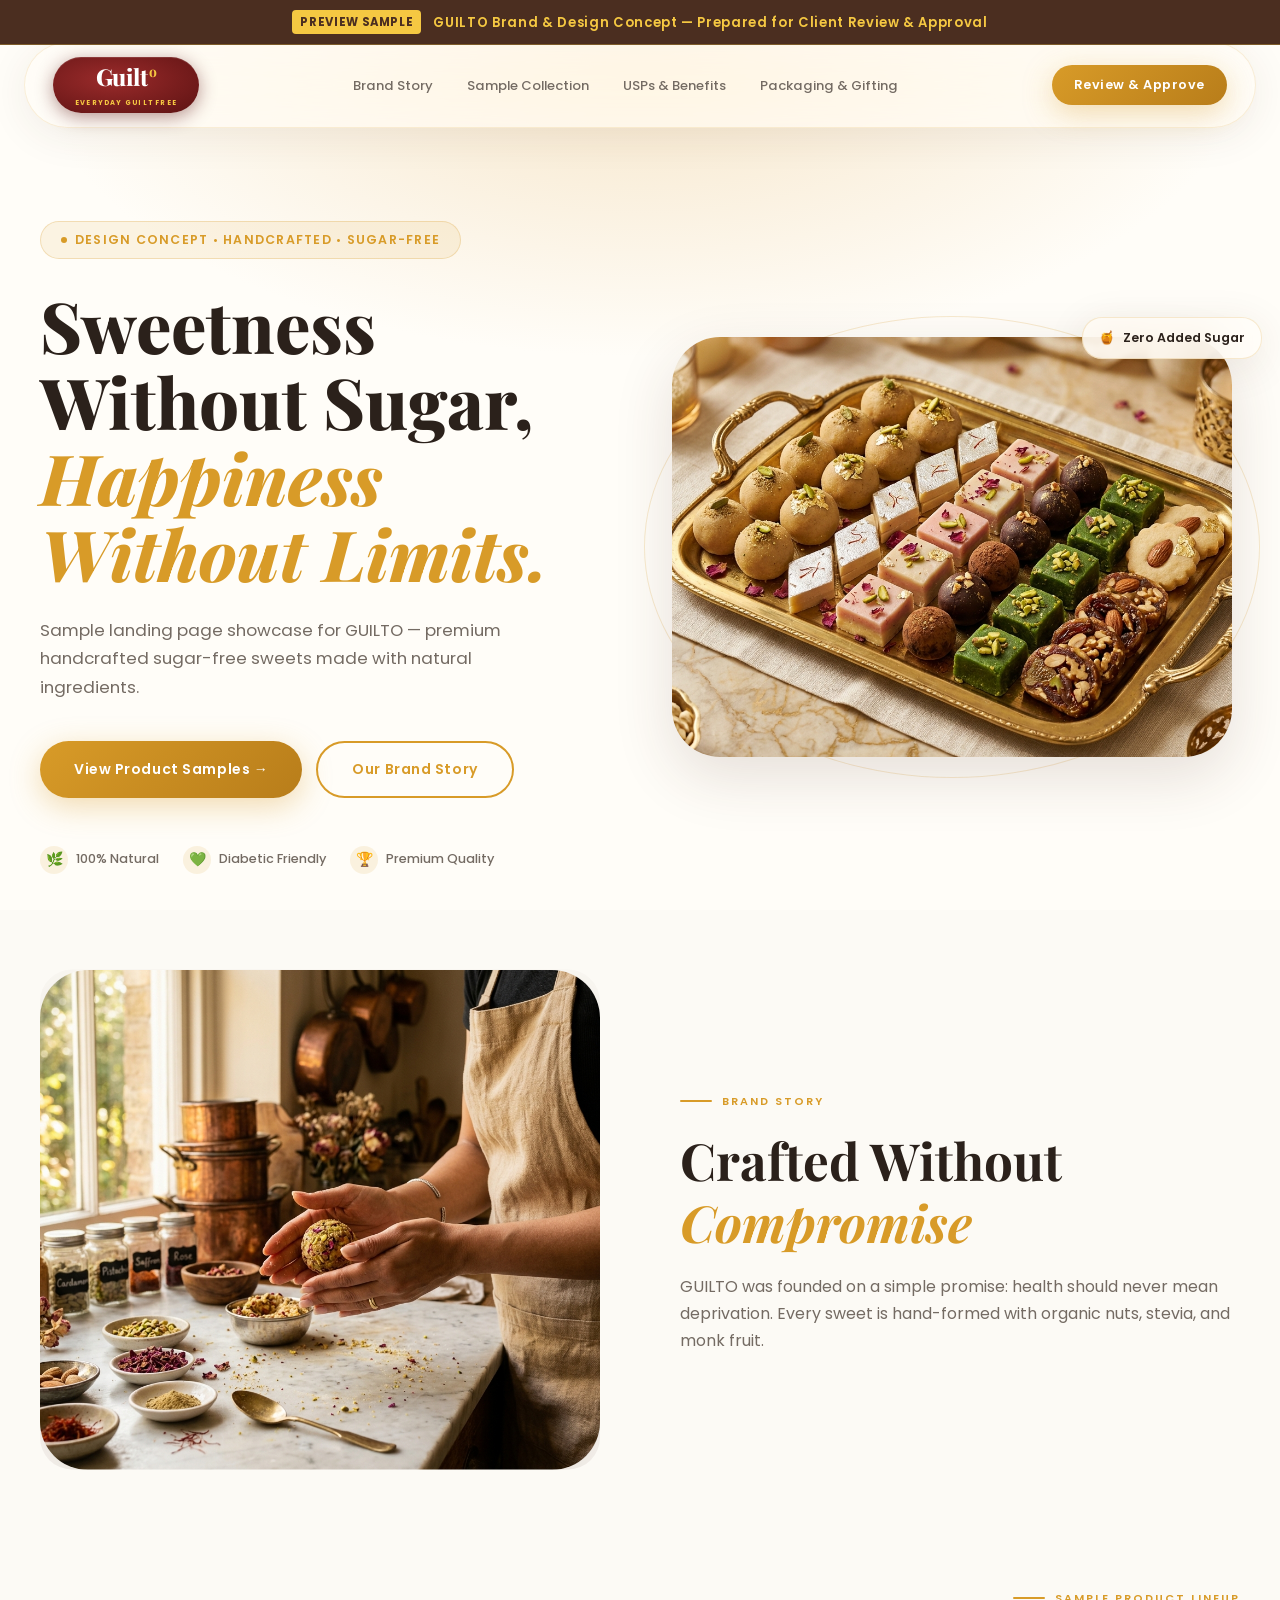
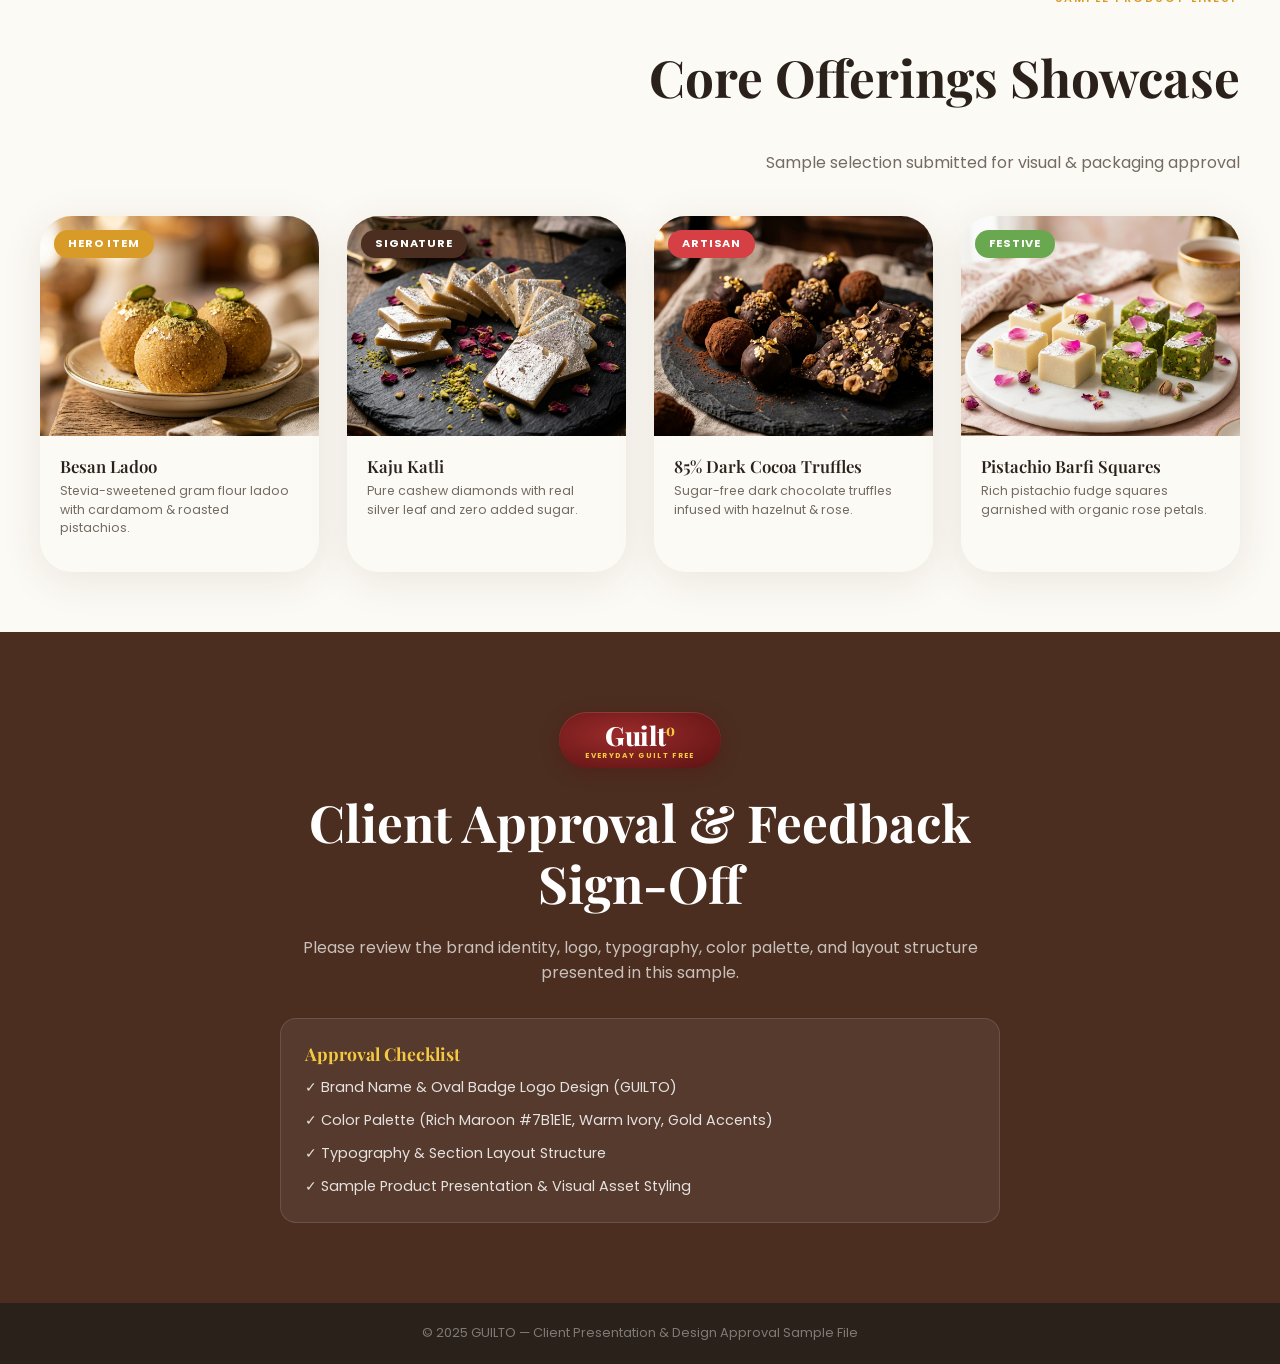
<file: approval_sample.html>
<!DOCTYPE html>
<html lang="en">
<head>
  <meta charset="UTF-8" />
  <meta name="viewport" content="width=device-width, initial-scale=1.0" />
  <title>GUILTO — Client Approval Sample</title>

  <!-- Stylesheets -->
  <link rel="stylesheet" href="css/style.css" />
  <link rel="stylesheet" href="css/animations.css" />
  <link rel="stylesheet" href="css/components.css" />

  <!-- Fonts -->
  <link rel="preconnect" href="https://fonts.googleapis.com" />
  <link rel="preconnect" href="https://fonts.gstatic.com" crossorigin />

  <style>
    /* Approval Banner Overlay */
    .approval-banner {
      background: #4B2E20;
      color: #F5C842;
      text-align: center;
      padding: 10px 16px;
      font-size: 0.82rem;
      font-weight: 600;
      letter-spacing: 0.05em;
      position: sticky;
      top: 0;
      z-index: 1000;
      display: flex;
      align-items: center;
      justify-content: center;
      gap: 12px;
      border-bottom: 1px solid rgba(245, 200, 66, 0.3);
    }

    .approval-banner span {
      background: #F5C842;
      color: #4B2E20;
      padding: 3px 8px;
      border-radius: 4px;
      font-size: 0.72rem;
      font-weight: 700;
      text-transform: uppercase;
    }
  </style>
</head>
<body>

<!-- APPROVAL SAMPLE BANNER -->
<div class="approval-banner">
  <span>Preview Sample</span>
  GUILTO Brand & Design Concept — Prepared for Client Review & Approval
</div>

<!-- ═══════════════════════════════════════════════
     HEADER / NAVIGATION
════════════════════════════════════════════════ -->
<nav id="navbar" role="navigation" aria-label="Main navigation" style="top:42px;">
  <a href="#" class="nav-logo guilto-badge" aria-label="GUILTO home">
    <span class="guilto-wordmark">Guilt<sup>o</sup></span>
    <span class="guilto-sub">EVERYDAY GUILT FREE</span>
  </a>

  <ul class="nav-links" role="list">
    <li><a href="#about" class="nav-link">Brand Story</a></li>
    <li><a href="#sample-products" class="nav-link">Sample Collection</a></li>
    <li><a href="#usps" class="nav-link">USPs & Benefits</a></li>
    <li><a href="#gifting" class="nav-link">Packaging & Gifting</a></li>
  </ul>

  <div class="nav-actions">
    <a href="#approval-section" class="btn btn-primary" style="padding:10px 22px;font-size:0.8rem;">Review & Approve</a>
  </div>
</nav>

<!-- ═══════════════════════════════════════════════
     1. HERO CONCEPT
════════════════════════════════════════════════ -->
<section id="hero" aria-label="Hero Concept" style="padding-top:140px;">
  <div class="container">
    <div class="hero-inner">
      <div class="hero-content">
        <div class="hero-badge">
          <span class="hero-badge-dot"></span>
          Design Concept • Handcrafted • Sugar-Free
        </div>

        <h1 class="hero-h1">
          Sweetness Without Sugar,
          <em>Happiness Without Limits.</em>
        </h1>

        <p class="hero-subtitle">
          Sample landing page showcase for GUILTO — premium handcrafted sugar-free sweets made with natural ingredients.
        </p>

        <div class="hero-actions">
          <a href="#sample-products" class="btn btn-primary">View Product Samples →</a>
          <a href="#about" class="btn btn-outline">Our Brand Story</a>
        </div>

        <div class="hero-trust">
          <div class="hero-trust-item"><div class="hero-trust-icon">🌿</div> 100% Natural</div>
          <div class="hero-trust-item"><div class="hero-trust-icon">💚</div> Diabetic Friendly</div>
          <div class="hero-trust-item"><div class="hero-trust-icon">🏆</div> Premium Quality</div>
        </div>
      </div>

      <div class="hero-visual">
        <div class="hero-image-wrap">
          <div class="hero-img-ring ring-1"></div>
          <div class="hero-float-badge badge-top-right glass" style="background:rgba(255,253,248,0.85);">
            <span>🍯</span> Zero Added Sugar
          </div>
          <div class="hero-image-frame">
            <img src="images/hero_platter.png" alt="GUILTO Premium Platter" loading="eager" />
          </div>
        </div>
      </div>
    </div>
  </div>
</section>

<!-- ═══════════════════════════════════════════════
     2. BRAND STORY SAMPLE
════════════════════════════════════════════════ -->
<section id="about" style="padding: 60px 0;">
  <div class="container">
    <div class="about-grid">
      <div class="about-image-wrap">
        <div class="about-img-main">
          <img src="images/about_artisan.png" alt="Craftsmanship" />
        </div>
      </div>
      <div class="about-content">
        <div class="section-tag">Brand Story</div>
        <h2 class="section-title">Crafted Without <em>Compromise</em></h2>
        <p class="section-subtitle">
          GUILTO was founded on a simple promise: health should never mean deprivation. 
          Every sweet is hand-formed with organic nuts, stevia, and monk fruit.
        </p>
      </div>
    </div>
  </div>
</section>

<!-- ═══════════════════════════════════════════════
     3. SAMPLE PRODUCT RANGE FOR APPROVAL
════════════════════════════════════════════════ -->
<section id="sample-products" style="padding: 60px 0; background: var(--bg-cream);">
  <div class="container">
    <div class="products-header" style="text-align:center; flex-direction:column;">
      <div class="section-tag" style="justify-content:center;">Sample Product Lineup</div>
      <h2 class="section-title">Core Offerings Showcase</h2>
      <p class="section-subtitle">Sample selection submitted for visual & packaging approval</p>
    </div>

    <div class="products-grid" style="grid-template-columns: repeat(auto-fit, minmax(260px, 1fr));">
      
      <!-- Sample 1 -->
      <article class="product-card">
        <div class="product-card-image">
          <img src="images/product_ladoo.png" alt="Besan Ladoo" />
          <div class="product-card-badges"><span class="badge badge-gold">Hero Item</span></div>
        </div>
        <div class="product-card-body">
          <h3 class="product-name">Besan Ladoo</h3>
          <p class="product-desc">Stevia-sweetened gram flour ladoo with cardamom & roasted pistachios.</p>
        </div>
      </article>

      <!-- Sample 2 -->
      <article class="product-card">
        <div class="product-card-image">
          <img src="images/product_kaju_katli.png" alt="Kaju Katli" />
          <div class="product-card-badges"><span class="badge badge-choc">Signature</span></div>
        </div>
        <div class="product-card-body">
          <h3 class="product-name">Kaju Katli</h3>
          <p class="product-desc">Pure cashew diamonds with real silver leaf and zero added sugar.</p>
        </div>
      </article>

      <!-- Sample 3 -->
      <article class="product-card">
        <div class="product-card-image">
          <img src="images/product_chocolate.png" alt="Dark Truffles" />
          <div class="product-card-badges"><span class="badge badge-berry">Artisan</span></div>
        </div>
        <div class="product-card-body">
          <h3 class="product-name">85% Dark Cocoa Truffles</h3>
          <p class="product-desc">Sugar-free dark chocolate truffles infused with hazelnut & rose.</p>
        </div>
      </article>

      <!-- Sample 4 -->
      <article class="product-card">
        <div class="product-card-image">
          <img src="images/product_barfi.png" alt="Pistachio Barfi" />
          <div class="product-card-badges"><span class="badge badge-green">Festive</span></div>
        </div>
        <div class="product-card-body">
          <h3 class="product-name">Pistachio Barfi Squares</h3>
          <p class="product-desc">Rich pistachio fudge squares garnished with organic rose petals.</p>
        </div>
      </article>

    </div>
  </div>
</section>

<!-- ═══════════════════════════════════════════════
     4. APPROVAL SIGN-OFF SECTION
════════════════════════════════════════════════ -->
<section id="approval-section" style="padding: 80px 0; background: #4B2E20; color: #fff;">
  <div class="container" style="max-width: 800px; text-align: center;">
    <div class="guilto-badge guilto-badge--footer" style="margin: 0 auto 24px;">
      <span class="guilto-wordmark">Guilt<sup>o</sup></span>
      <span class="guilto-sub">EVERYDAY GUILT FREE</span>
    </div>

    <h2 class="section-title" style="color:#fff;">Client Approval & Feedback Sign-Off</h2>
    <p style="color: rgba(255,255,255,0.7); margin-bottom: 32px;">
      Please review the brand identity, logo, typography, color palette, and layout structure presented in this sample.
    </p>

    <div style="background: rgba(255,255,255,0.06); border: 1px solid rgba(255,255,255,0.12); padding: 24px; border-radius: 16px; text-align: left;">
      <h4 style="color:#F5C842; margin-bottom: 12px; font-size:1.1rem;">Approval Checklist</h4>
      <ul style="list-style:none; padding:0; display:flex; flex-direction:column; gap:10px; font-size:0.9rem; color:rgba(255,255,255,0.85);">
        <li>✓ Brand Name & Oval Badge Logo Design (GUILTO)</li>
        <li>✓ Color Palette (Rich Maroon #7B1E1E, Warm Ivory, Gold Accents)</li>
        <li>✓ Typography & Section Layout Structure</li>
        <li>✓ Sample Product Presentation & Visual Asset Styling</li>
      </ul>
    </div>
  </div>
</section>

<footer style="background: #2B211B; color: rgba(255,255,255,0.4); text-align: center; padding: 20px; font-size: 0.8rem;">
  © 2025 GUILTO — Client Presentation & Design Approval Sample File
</footer>

</body>
</html>
</file>
<file: css/style.css>
/* ============================================================
   AMRUTA — Premium Sugar-Free Sweets
   Design System & Global Styles
   ============================================================ */

@import url('https://fonts.googleapis.com/css2?family=Playfair+Display:ital,wght@0,400;0,500;0,600;0,700;0,800;0,900;1,400;1,600&family=Poppins:wght@300;400;500;600;700&family=DM+Sans:wght@300;400;500;600&display=swap');

/* ── CSS Custom Properties ── */
:root {
  /* Background Colors */
  --bg-ivory:      #FFFDF8;
  --bg-cream:      #FCFAF5;
  --bg-beige:      #F8F2E8;
  --bg-gold-light: #F6E5C8;

  /* Accent Colors */
  --honey:         #D89B28;
  --honey-dark:    #B87D1A;
  --honey-light:   #F0C060;
  --pistachio:     #6AA84F;
  --berry:         #D64045;
  --chocolate:     #4B2E20;
  --chocolate-mid: #6B4230;
  --mint:          #9AD3BC;
  --caramel:       #C98A4A;
  --caramel-light: #E0A870;

  /* Text */
  --text-dark:     #2B211B;
  --text-warm:     #746B63;
  --text-light:    #A89880;
  --text-white:    #FFFFFF;

  /* Glass */
  --glass-bg:      rgba(255, 253, 248, 0.6);
  --glass-border:  rgba(216, 155, 40, 0.2);
  --glass-shadow:  rgba(75, 46, 32, 0.08);

  /* Fonts */
  --font-display:  'Playfair Display', Georgia, serif;
  --font-body:     'Poppins', sans-serif;
  --font-alt:      'DM Sans', sans-serif;

  /* Spacing */
  --section-pad:   60px;
  --section-pad-sm: 40px;
  --container:     1280px;
  --container-sm:  900px;

  /* Border Radius */
  --radius-sm:     12px;
  --radius-md:     20px;
  --radius-lg:     32px;
  --radius-xl:     48px;
  --radius-full:   999px;

  /* Shadows */
  --shadow-soft:   0 4px 24px rgba(75, 46, 32, 0.06);
  --shadow-card:   0 8px 40px rgba(75, 46, 32, 0.10);
  --shadow-float:  0 20px 60px rgba(75, 46, 32, 0.14);
  --shadow-hover:  0 32px 80px rgba(75, 46, 32, 0.18);
  --shadow-gold:   0 8px 40px rgba(216, 155, 40, 0.25);

  /* Transitions */
  --ease-out:      cubic-bezier(0.22, 1, 0.36, 1);
  --ease-spring:   cubic-bezier(0.34, 1.56, 0.64, 1);
  --ease-smooth:   cubic-bezier(0.4, 0, 0.2, 1);
  --t-fast:        0.2s;
  --t-mid:         0.4s;
  --t-slow:        0.7s;
  --t-slower:      1s;

  /* Z-index layers */
  --z-base:    1;
  --z-float:   10;
  --z-nav:     100;
  --z-cart:    200;
  --z-cursor:  999;
  --z-modal:   1000;
}

/* ── Reset & Base ── */
*, *::before, *::after {
  box-sizing: border-box;
  margin: 0;
  padding: 0;
  -webkit-tap-highlight-color: transparent;
}

html {
  scroll-behavior: auto; /* Lenis handles this */
  font-size: 16px;
  -webkit-font-smoothing: antialiased;
  -moz-osx-font-smoothing: grayscale;
  text-rendering: optimizeLegibility;
}

body {
  font-family: var(--font-body);
  background-color: var(--bg-ivory);
  color: var(--text-dark);
  line-height: 1.6;
  overflow-x: hidden;
  cursor: none;
  touch-action: manipulation;
}

body.lenis-scrolling {
  user-select: none;
}

img {
  display: block;
  max-width: 100%;
  height: auto;
}

a {
  text-decoration: none;
  color: inherit;
  cursor: none;
}

ul, ol {
  list-style: none;
}

button {
  border: none;
  background: none;
  cursor: none;
  font-family: var(--font-body);
}

input, textarea, select {
  font-family: var(--font-body);
  outline: none;
  border: none;
}

/* ── Custom Circle & Dot Cursor ── */
#cursor-dot {
  position: fixed;
  top: 0; left: 0;
  width: 8px; height: 8px;
  background: var(--honey);
  border-radius: 50%;
  pointer-events: none !important;
  z-index: 99999;
  transform: translate(-50%, -50%);
  transition: width 0.2s var(--ease-out), height 0.2s var(--ease-out), background 0.2s;
  box-shadow: 0 0 10px rgba(216,155,40,0.6);
  will-change: transform;
}

#cursor-ring {
  position: fixed;
  top: 0; left: 0;
  width: 38px; height: 38px;
  border: 2px solid var(--honey);
  border-radius: 50%;
  pointer-events: none !important;
  z-index: 99998;
  transform: translate(-50%, -50%);
  transition: width 0.3s var(--ease-out), height 0.3s var(--ease-out), border-color 0.2s, background 0.2s;
  background: rgba(216,155,40,0.04);
  will-change: transform;
}

body.cursor-hover #cursor-dot {
  width: 12px; height: 12px;
  background: var(--honey-light);
  box-shadow: 0 0 15px rgba(216,155,40,0.9);
}

body.cursor-hover #cursor-ring {
  width: 58px; height: 58px;
  border-color: var(--honey);
  background: rgba(216,155,40,0.12);
  box-shadow: 0 0 20px rgba(216,155,40,0.25);
}

@media (pointer: coarse) {
  body, button, a, select, input, textarea {
    cursor: auto !important;
  }
  #cursor-dot, #cursor-ring {
    display: none !important;
  }
}

/* ── Container ── */
.container {
  max-width: var(--container);
  margin: 0 auto;
  padding: 0 40px;
}

.container-sm {
  max-width: var(--container-sm);
  margin: 0 auto;
  padding: 0 40px;
}

/* ── Section Base ── */
section {
  position: relative;
  overflow: hidden;
}

.section-tag {
  display: inline-flex;
  align-items: center;
  gap: 10px;
  font-family: var(--font-body);
  font-size: 11px;
  font-weight: 600;
  letter-spacing: 0.18em;
  text-transform: uppercase;
  color: var(--honey);
  margin-bottom: 20px;
}

.section-tag::before {
  content: '';
  width: 32px;
  height: 2px;
  background: var(--honey);
  border-radius: 2px;
}

.section-title {
  font-family: var(--font-display);
  font-size: clamp(2rem, 4vw, 3.2rem);
  font-weight: 700;
  line-height: 1.2;
  color: var(--text-dark);
  margin-bottom: 20px;
}

.section-title em {
  font-style: italic;
  color: var(--honey);
}

.section-subtitle {
  font-size: 1rem;
  color: var(--text-warm);
  line-height: 1.7;
  max-width: 580px;
}

/* ── Typography Scale ── */
h1 { font-family: var(--font-display); line-height: 1.1; }
h2, h3, h4 { font-family: var(--font-display); line-height: 1.2; }

/* ── Glassmorphism Base ── */
.glass {
  background: var(--glass-bg);
  backdrop-filter: blur(20px) saturate(160%);
  -webkit-backdrop-filter: blur(20px) saturate(160%);
  border: 1px solid var(--glass-border);
  box-shadow: var(--shadow-card);
}

/* ── Gradient Utilities ── */
.gradient-gold {
  background: linear-gradient(135deg, var(--honey) 0%, var(--caramel) 50%, var(--honey-dark) 100%);
}

.gradient-warm {
  background: linear-gradient(135deg, var(--bg-ivory) 0%, var(--bg-gold-light) 100%);
}

.text-gradient-gold {
  background: linear-gradient(135deg, var(--honey) 0%, var(--caramel) 100%);
  -webkit-background-clip: text;
  -webkit-text-fill-color: transparent;
  background-clip: text;
}

/* ── Buttons ── */
.btn {
  display: inline-flex;
  align-items: center;
  gap: 10px;
  padding: 15px 34px;
  border-radius: var(--radius-full);
  font-family: var(--font-body);
  font-size: 0.875rem;
  font-weight: 600;
  letter-spacing: 0.04em;
  transition: all var(--t-mid) var(--ease-out);
  position: relative;
  overflow: hidden;
  cursor: none;
}

.btn::before {
  content: '';
  position: absolute;
  inset: 0;
  background: rgba(255,255,255,0.15);
  border-radius: inherit;
  transform: scaleX(0);
  transform-origin: left;
  transition: transform var(--t-mid) var(--ease-out);
}

.btn:hover::before { transform: scaleX(1); }

.btn-primary {
  background: linear-gradient(135deg, var(--honey) 0%, var(--honey-dark) 100%);
  color: var(--text-white);
  box-shadow: 0 8px 30px rgba(216,155,40,0.35);
}

.btn-primary:hover {
  transform: translateY(-3px);
  box-shadow: 0 16px 50px rgba(216,155,40,0.45);
}

.btn-outline {
  border: 2px solid var(--honey);
  color: var(--honey);
  background: transparent;
}

.btn-outline:hover {
  background: var(--honey);
  color: var(--text-white);
  transform: translateY(-3px);
  box-shadow: var(--shadow-gold);
}

.btn-ghost {
  color: var(--text-dark);
  padding: 15px 24px;
}

.btn-ghost:hover {
  color: var(--honey);
}

.btn .icon-arrow {
  width: 20px;
  height: 20px;
  border: 2px solid currentColor;
  border-radius: 50%;
  display: flex;
  align-items: center;
  justify-content: center;
  transition: transform var(--t-mid) var(--ease-spring);
}

.btn:hover .icon-arrow {
  transform: translateX(4px);
}

/* ── Ripple Effect ── */
.ripple-effect {
  position: absolute;
  border-radius: 50%;
  background: rgba(255,255,255,0.3);
  animation: ripple-anim 0.6s ease-out forwards;
  pointer-events: none;
}

/* ── Cards ── */
.card {
  background: var(--bg-cream);
  border-radius: var(--radius-lg);
  overflow: hidden;
  box-shadow: var(--shadow-card);
  transition: all var(--t-mid) var(--ease-out);
}

.card:hover {
  transform: translateY(-8px);
  box-shadow: var(--shadow-hover);
}

/* ── Badge ── */
.badge {
  display: inline-flex;
  align-items: center;
  padding: 5px 14px;
  border-radius: var(--radius-full);
  font-size: 0.7rem;
  font-weight: 700;
  letter-spacing: 0.08em;
  text-transform: uppercase;
}

.badge-gold { background: var(--honey); color: #fff; }
.badge-green { background: var(--pistachio); color: #fff; }
.badge-berry { background: var(--berry); color: #fff; }
.badge-choc { background: var(--chocolate); color: #fff; }

/* ── Divider ── */
.divider-wave {
  position: relative;
  height: 80px;
  overflow: hidden;
}

.divider-wave svg {
  position: absolute;
  bottom: 0;
  left: 0;
  width: 100%;
  height: 100%;
}

/* ── Scroll Reveal States (Visible by default for fail-safe viewability) ── */
.reveal, .reveal-left, .reveal-right, .reveal-scale {
  opacity: 1;
  transform: none;
  transition: opacity 0.4s var(--ease-out), transform 0.4s var(--ease-out);
}

/* Stagger delays */
.stagger-1 { transition-delay: 0.1s; }
.stagger-2 { transition-delay: 0.2s; }
.stagger-3 { transition-delay: 0.3s; }
.stagger-4 { transition-delay: 0.4s; }
.stagger-5 { transition-delay: 0.5s; }
.stagger-6 { transition-delay: 0.6s; }

/* ── Scrollbar ── */
::-webkit-scrollbar { width: 4px; }
::-webkit-scrollbar-track { background: var(--bg-beige); }
::-webkit-scrollbar-thumb { background: var(--honey); border-radius: 4px; }

/* ── Selection ── */
::selection {
  background: rgba(216,155,40,0.25);
  color: var(--text-dark);
}

/* ── Reduced Motion ── */
@media (prefers-reduced-motion: reduce) {
  *, *::before, *::after {
    animation-duration: 0.01ms !important;
    animation-iteration-count: 1 !important;
    transition-duration: 0.01ms !important;
  }
}

/* ── Responsive Spacing ── */
@media (max-width: 1024px) {
  .container { padding: 0 24px; }
  :root { --section-pad: 70px; }
}

@media (max-width: 768px) {
  .container { padding: 0 20px; }
  :root { --section-pad: 46px; }
  body { cursor: auto; }
  #cursor-dot, #cursor-ring { display: none; }
}

@media (max-width: 480px) {
  .container { padding: 0 16px; }
  :root { --section-pad: 36px; }
}
</file>
<file: css/animations.css>
/* ============================================================
   AMRUTA — Animations & Keyframes
   ============================================================ */

/* ── Floating ── */
@keyframes float-gentle {
  0%, 100% { transform: translateY(0px) rotate(0deg); }
  33%       { transform: translateY(-14px) rotate(2deg); }
  66%       { transform: translateY(-6px) rotate(-1deg); }
}

@keyframes float-slow {
  0%, 100% { transform: translateY(0px); }
  50%       { transform: translateY(-20px); }
}

@keyframes float-fast {
  0%, 100% { transform: translateY(0px) rotate(0deg); }
  50%       { transform: translateY(-10px) rotate(5deg); }
}

@keyframes float-drift {
  0%   { transform: translate(0, 0) rotate(0deg) scale(1); }
  25%  { transform: translate(8px, -12px) rotate(4deg) scale(1.04); }
  50%  { transform: translate(-4px, -20px) rotate(-2deg) scale(1); }
  75%  { transform: translate(-10px, -8px) rotate(6deg) scale(0.97); }
  100% { transform: translate(0, 0) rotate(0deg) scale(1); }
}

/* ── Spin ── */
@keyframes spin-slow {
  from { transform: rotate(0deg); }
  to   { transform: rotate(360deg); }
}

@keyframes spin-reverse {
  from { transform: rotate(360deg); }
  to   { transform: rotate(0deg); }
}

/* ── Ripple ── */
@keyframes ripple-anim {
  from { width: 0; height: 0; opacity: 0.6; transform: translate(-50%, -50%); }
  to   { width: 300px; height: 300px; opacity: 0; transform: translate(-50%, -50%); }
}

/* ── Pulse Glow ── */
@keyframes pulse-glow {
  0%, 100% { box-shadow: 0 0 0 0 rgba(216,155,40,0.4); }
  50%       { box-shadow: 0 0 0 20px rgba(216,155,40,0); }
}

@keyframes glow-ring {
  0%, 100% { opacity: 0.4; transform: scale(1); }
  50%       { opacity: 0.8; transform: scale(1.05); }
}

/* ── Shimmer ── */
@keyframes shimmer {
  from { background-position: -200% center; }
  to   { background-position: 200% center; }
}

/* ── Fade Variants ── */
@keyframes fade-in { from { opacity: 0; } to { opacity: 1; } }
@keyframes fade-up {
  from { opacity: 0; transform: translateY(30px); }
  to   { opacity: 1; transform: translateY(0); }
}
@keyframes fade-down {
  from { opacity: 0; transform: translateY(-20px); }
  to   { opacity: 1; transform: translateY(0); }
}
@keyframes fade-left {
  from { opacity: 0; transform: translateX(-30px); }
  to   { opacity: 1; transform: translateX(0); }
}
@keyframes fade-right {
  from { opacity: 0; transform: translateX(30px); }
  to   { opacity: 1; transform: translateX(0); }
}
@keyframes scale-in {
  from { opacity: 0; transform: scale(0.85); }
  to   { opacity: 1; transform: scale(1); }
}

/* ── Blob Morph ── */
@keyframes blob-1 {
  0%, 100% { border-radius: 60% 40% 30% 70% / 60% 30% 70% 40%; }
  25%       { border-radius: 30% 60% 70% 40% / 50% 60% 30% 60%; }
  50%       { border-radius: 50% 60% 30% 60% / 30% 40% 60% 50%; }
  75%       { border-radius: 40% 60% 50% 30% / 60% 50% 40% 70%; }
}

@keyframes blob-2 {
  0%, 100% { border-radius: 40% 60% 60% 40% / 40% 50% 50% 60%; }
  33%       { border-radius: 60% 40% 40% 60% / 60% 40% 60% 40%; }
  66%       { border-radius: 50% 50% 60% 40% / 50% 60% 40% 50%; }
}

/* ── Marquee ── */
@keyframes marquee-left {
  from { transform: translateX(0); }
  to   { transform: translateX(-50%); }
}

@keyframes marquee-right {
  from { transform: translateX(-50%); }
  to   { transform: translateX(0); }
}

/* ── Number Count ── */
@keyframes count-up {
  from { transform: translateY(100%); opacity: 0; }
  to   { transform: translateY(0); opacity: 1; }
}

/* ── Particle Drift ── */
@keyframes particle-float {
  0%   { transform: translateY(100vh) rotate(0deg); opacity: 0; }
  10%  { opacity: 0.8; }
  90%  { opacity: 0.4; }
  100% { transform: translateY(-100px) rotate(360deg); opacity: 0; }
}

/* ── Stars Twinkle ── */
@keyframes twinkle {
  0%, 100% { opacity: 0.2; transform: scale(0.8); }
  50%       { opacity: 1; transform: scale(1.3); }
}

/* ── Progress Bar Fill ── */
@keyframes progress-fill {
  from { width: 0%; }
  to   { width: var(--fill, 80%); }
}

/* ── Shake ── */
@keyframes shake {
  0%, 100% { transform: translateX(0); }
  20%       { transform: translateX(-6px); }
  40%       { transform: translateX(6px); }
  60%       { transform: translateX(-4px); }
  80%       { transform: translateX(4px); }
}

/* ── Bounce ── */
@keyframes bounce-in {
  0%   { transform: scale(0); opacity: 0; }
  60%  { transform: scale(1.1); opacity: 1; }
  80%  { transform: scale(0.95); }
  100% { transform: scale(1); }
}

/* ── Wave ── */
@keyframes wave {
  0%, 100% { transform: scaleY(1) translateY(0); }
  50%       { transform: scaleY(1.1) translateY(-4px); }
}

/* ── Typing Cursor ── */
@keyframes blink {
  0%, 100% { opacity: 1; }
  50%       { opacity: 0; }
}

/* ── Hero Text Clip ── */
@keyframes clip-reveal {
  from { clip-path: inset(0 100% 0 0); }
  to   { clip-path: inset(0 0% 0 0); }
}

/* ── Slide Up ── */
@keyframes slide-up {
  from { transform: translateY(100%); opacity: 0; }
  to   { transform: translateY(0); opacity: 1; }
}

/* ── Rotate In ── */
@keyframes rotate-in {
  from { transform: rotate(-10deg) scale(0.9); opacity: 0; }
  to   { transform: rotate(0deg) scale(1); opacity: 1; }
}

/* ── Cart Fly ── */
@keyframes fly-to-cart {
  0%   { transform: translate(0,0) scale(1); opacity: 1; }
  100% { transform: translate(var(--fly-x), var(--fly-y)) scale(0.1); opacity: 0; }
}

/* ── Heart Beat ── */
@keyframes heart-beat {
  0%   { transform: scale(1); }
  14%  { transform: scale(1.3); }
  28%  { transform: scale(1); }
  42%  { transform: scale(1.2); }
  70%  { transform: scale(1); }
}

/* ── Confetti ── */
@keyframes confetti-fall {
  0%   { transform: translateY(-20px) rotateZ(0deg); opacity: 1; }
  100% { transform: translateY(400px) rotateZ(720deg); opacity: 0; }
}

/* ── Steam ── */
@keyframes steam-rise {
  0%   { transform: translateY(0) scaleX(1); opacity: 0.6; }
  50%  { transform: translateY(-20px) scaleX(1.3) translateX(5px); opacity: 0.4; }
  100% { transform: translateY(-40px) scaleX(0.8) translateX(-3px); opacity: 0; }
}

/* ── Golden Shimmer text ── */
.shimmer-text {
  background: linear-gradient(
    90deg,
    var(--honey) 0%,
    var(--honey-light) 30%,
    var(--caramel-light) 50%,
    var(--honey-light) 70%,
    var(--honey) 100%
  );
  background-size: 200% auto;
  -webkit-background-clip: text;
  -webkit-text-fill-color: transparent;
  background-clip: text;
  animation: shimmer 3s linear infinite;
}

/* ── Floating element util classes ── */
.float-1 { animation: float-gentle 5s ease-in-out infinite; }
.float-2 { animation: float-gentle 6.5s ease-in-out infinite 1s; }
.float-3 { animation: float-slow 7s ease-in-out infinite 0.5s; }
.float-4 { animation: float-drift 8s ease-in-out infinite 2s; }

/* ── Pulse ── */
.pulse { animation: pulse-glow 2.5s ease-in-out infinite; }

/* ── Blob shapes ── */
.blob-1 { animation: blob-1 10s ease-in-out infinite; }
.blob-2 { animation: blob-2 12s ease-in-out infinite 2s; }
</file>
<file: css/components.css>
/* ============================================================
   AMRUTA — Components
   Navbar, Hero, Cards, Product Grid, Testimonials, etc.
   ============================================================ */

/* ══════════════════════════════════════════════
   1. NAVBAR
══════════════════════════════════════════════ */
#navbar {
  position: fixed;
  top: 20px;
  left: 50%;
  transform: translateX(-50%);
  z-index: var(--z-nav);
  width: calc(100% - 48px);
  max-width: 1280px;
  padding: 14px 28px;
  border-radius: 60px;
  display: flex;
  align-items: center;
  justify-content: space-between;
  background: rgba(255,253,248,0.7);
  backdrop-filter: blur(24px) saturate(180%);
  -webkit-backdrop-filter: blur(24px) saturate(180%);
  border: 1px solid rgba(216,155,40,0.15);
  box-shadow: 0 8px 40px rgba(75,46,32,0.08);
  transition: all var(--t-mid) var(--ease-out);
}

#navbar.scrolled {
  top: 12px;
  background: rgba(255,253,248,0.92);
  box-shadow: 0 8px 50px rgba(75,46,32,0.12);
}

/* ── GUILTO Badge Logo ── */
.guilto-badge {
  display: inline-flex;
  flex-direction: column;
  align-items: center;
  justify-content: center;
  background: #7B1E1E;
  background: radial-gradient(ellipse at 40% 40%, #9B2B2B 0%, #5C1212 100%);
  border-radius: 999px;
  padding: 8px 22px 6px;
  text-decoration: none;
  line-height: 1;
  box-shadow: 0 4px 18px rgba(91, 18, 18, 0.45), inset 0 1px 0 rgba(255,255,255,0.12);
  transition: transform 0.22s var(--ease-out), box-shadow 0.22s var(--ease-out);
  gap: 2px;
}

.guilto-badge:hover {
  transform: scale(1.05);
  box-shadow: 0 8px 28px rgba(91, 18, 18, 0.55), inset 0 1px 0 rgba(255,255,255,0.15);
}

.guilto-wordmark {
  font-family: 'Georgia', 'Playfair Display', serif;
  font-size: 1.45rem;
  font-weight: 800;
  color: #ffffff;
  letter-spacing: -0.01em;
  display: inline-flex;
  align-items: flex-start;
  line-height: 1;
}

.guilto-wordmark sup {
  font-size: 0.6em;
  font-weight: 700;
  color: #F5C842;
  vertical-align: super;
  margin-left: 1px;
  line-height: 1;
}

.guilto-sub {
  font-family: var(--font-body);
  font-size: 0.42rem;
  font-weight: 700;
  color: #F5C842;
  letter-spacing: 0.18em;
  text-transform: uppercase;
  white-space: nowrap;
  display: block;
  line-height: 1;
  margin-top: 2px;
}

/* Footer variant — slightly larger */
.guilto-badge--footer {
  padding: 10px 26px 8px;
  margin-bottom: 18px;
}

.guilto-badge--footer .guilto-wordmark {
  font-size: 1.65rem;
}

.guilto-badge--footer .guilto-sub {
  font-size: 0.46rem;
}

/* Legacy .nav-logo kept for fallback */
.nav-logo {
  display: inline-flex;
  align-items: center;
  gap: 10px;
}

.nav-logo-icon { display: none; }


.nav-links {
  display: flex;
  align-items: center;
  gap: 6px;
}

.nav-links a {
  padding: 8px 14px;
  border-radius: var(--radius-full);
  font-size: 0.82rem;
  font-weight: 500;
  color: var(--text-warm);
  transition: all var(--t-fast) var(--ease-out);
}

.nav-links a:hover,
.nav-links a.active {
  color: var(--honey);
  background: rgba(216,155,40,0.1);
}

.nav-actions {
  display: flex;
  align-items: center;
  gap: 10px;
}

.nav-cart-btn {
  position: relative;
  width: 42px;
  height: 42px;
  border-radius: 50%;
  display: flex;
  align-items: center;
  justify-content: center;
  color: var(--text-dark);
  transition: all var(--t-fast) var(--ease-out);
  background: rgba(216,155,40,0.08);
}

.nav-cart-btn:hover {
  background: var(--honey);
  color: #fff;
  transform: scale(1.05);
}

.cart-count {
  position: absolute;
  top: -4px;
  right: -4px;
  width: 18px;
  height: 18px;
  background: var(--berry);
  color: #fff;
  font-size: 10px;
  font-weight: 700;
  border-radius: 50%;
  display: flex;
  align-items: center;
  justify-content: center;
  border: 2px solid var(--bg-ivory);
  transition: transform 0.3s var(--ease-spring);
}

.cart-count.bump { animation: bounce-in 0.4s var(--ease-spring); }

.nav-hamburger {
  display: none;
  flex-direction: column;
  gap: 5px;
  width: 28px;
  padding: 4px;
}

.nav-hamburger span {
  width: 100%;
  height: 2px;
  background: var(--text-dark);
  border-radius: 2px;
  transition: transform 0.3s var(--ease-out), opacity 0.3s;
}

.nav-hamburger.active span:nth-child(1) {
  transform: translateY(7px) rotate(45deg);
}

.nav-hamburger.active span:nth-child(2) {
  opacity: 0;
  transform: translateX(-10px);
}

.nav-hamburger.active span:nth-child(3) {
  transform: translateY(-7px) rotate(-45deg);
}

/* ══════════════════════════════════════════════
   2. MOBILE NAV DRAWER & OVERLAY
══════════════════════════════════════════════ */
.nav-drawer-overlay {
  position: fixed;
  inset: 0;
  background: rgba(43,33,27,0.45);
  backdrop-filter: blur(8px);
  -webkit-backdrop-filter: blur(8px);
  z-index: calc(var(--z-nav) + 4);
  opacity: 0;
  pointer-events: none;
  transition: opacity var(--t-mid) var(--ease-out);
}

.nav-drawer-overlay.show {
  opacity: 1;
  pointer-events: all;
}

.nav-drawer {
  position: fixed;
  top: 0; right: 0;
  width: min(340px, 90vw);
  height: 100vh;
  z-index: calc(var(--z-nav) + 5);
  background: var(--bg-ivory);
  padding: 80px 32px 40px;
  transform: translateX(100%);
  transition: transform var(--t-mid) var(--ease-out);
  box-shadow: -20px 0 60px rgba(75,46,32,0.12);
  overflow-y: auto;
  touch-action: pan-y;
}

.nav-drawer.open { transform: translateX(0); }

.nav-drawer-close {
  position: absolute;
  top: 20px; right: 20px;
  width: 40px; height: 40px;
  border-radius: 50%;
  display: flex;
  align-items: center;
  justify-content: center;
  background: rgba(216,155,40,0.1);
  font-size: 20px;
  cursor: none;
}

.nav-drawer .drawer-links a {
  display: block;
  padding: 14px 0;
  font-size: 1.1rem;
  font-weight: 500;
  color: var(--text-dark);
  border-bottom: 1px solid rgba(216,155,40,0.1);
  transition: color var(--t-fast);
}

.nav-drawer .drawer-links a:hover { color: var(--honey); }

/* ══════════════════════════════════════════════
   3. HERO SECTION
══════════════════════════════════════════════ */
#hero {
  min-height: 90vh;
  display: flex;
  align-items: center;
  position: relative;
  background: radial-gradient(ellipse 80% 60% at 50% 0%, var(--bg-gold-light) 0%, var(--bg-ivory) 60%);
  padding-top: 70px;
}

#hero-canvas {
  position: absolute;
  inset: 0;
  width: 100%;
  height: 100%;
  pointer-events: none;
  z-index: 1;
}

.hero-inner {
  position: relative;
  z-index: 2;
  display: grid;
  grid-template-columns: 1fr 1fr;
  gap: 48px;
  align-items: center;
  padding: 36px 0;
}

.hero-content {}

.hero-badge {
  display: inline-flex;
  align-items: center;
  gap: 8px;
  padding: 8px 20px;
  border-radius: var(--radius-full);
  background: rgba(216,155,40,0.1);
  border: 1px solid rgba(216,155,40,0.25);
  font-size: 0.78rem;
  font-weight: 600;
  letter-spacing: 0.1em;
  text-transform: uppercase;
  color: var(--honey);
  margin-bottom: 28px;
  animation: fade-down 1s var(--ease-out) both;
}

.hero-badge-dot {
  width: 6px; height: 6px;
  background: var(--honey);
  border-radius: 50%;
  animation: pulse-glow 2s ease-in-out infinite;
}

.hero-h1 {
  font-size: clamp(2.6rem, 5.5vw, 4.4rem);
  font-weight: 800;
  line-height: 1.08;
  color: var(--text-dark);
  margin-bottom: 24px;
  animation: fade-up 1s 0.2s var(--ease-out) both;
}

.hero-h1 em {
  font-style: italic;
  display: block;
  color: var(--honey);
}

.hero-subtitle {
  font-size: 1.05rem;
  color: var(--text-warm);
  line-height: 1.7;
  max-width: 480px;
  margin-bottom: 40px;
  animation: fade-up 1s 0.4s var(--ease-out) both;
}

.hero-actions {
  display: flex;
  flex-wrap: wrap;
  gap: 14px;
  animation: fade-up 1s 0.6s var(--ease-out) both;
}

.hero-trust {
  display: flex;
  align-items: center;
  gap: 24px;
  margin-top: 48px;
  animation: fade-up 1s 0.8s var(--ease-out) both;
}

.hero-trust-item {
  display: flex;
  align-items: center;
  gap: 8px;
  font-size: 0.8rem;
  color: var(--text-warm);
  font-weight: 500;
}

.hero-trust-icon {
  width: 28px; height: 28px;
  background: rgba(216,155,40,0.12);
  border-radius: 50%;
  display: flex;
  align-items: center;
  justify-content: center;
  font-size: 14px;
}

.hero-visual {
  position: relative;
  display: flex;
  align-items: center;
  justify-content: center;
}

.hero-image-wrap {
  position: relative;
  width: 100%;
  max-width: 560px;
}

.hero-img-ring {
  position: absolute;
  border-radius: 50%;
  border: 1px solid rgba(216,155,40,0.2);
  animation: spin-slow 25s linear infinite;
}

.hero-img-ring.ring-1 {
  width: 110%; height: 110%;
  top: -5%; left: -5%;
}

.hero-img-ring.ring-2 {
  width: 125%; height: 125%;
  top: -12.5%; left: -12.5%;
  animation-direction: reverse;
  animation-duration: 35s;
  border-style: dashed;
}

.hero-image-frame {
  position: relative;
  border-radius: var(--radius-xl);
  overflow: hidden;
  box-shadow: var(--shadow-float);
  animation: float-slow 6s ease-in-out infinite;
}

.hero-image-frame img {
  width: 100%;
  height: 420px;
  object-fit: cover;
  display: block;
}

.hero-img-overlay {
  position: absolute;
  inset: 0;
  background: linear-gradient(180deg, transparent 50%, rgba(75,46,32,0.25) 100%);
}

/* Floating ingredient badges around hero */
.hero-float-badge {
  position: absolute;
  display: flex;
  align-items: center;
  gap: 8px;
  padding: 10px 16px;
  border-radius: var(--radius-md);
  font-size: 0.78rem;
  font-weight: 600;
  color: var(--text-dark);
  white-space: nowrap;
  box-shadow: var(--shadow-card);
  z-index: 3;
}

.hero-float-badge.badge-top-right {
  top: -20px; right: -30px;
  animation: float-gentle 4s ease-in-out infinite;
}

.hero-float-badge.badge-bottom-left {
  bottom: -16px; left: -30px;
  animation: float-gentle 5s ease-in-out infinite 1s;
}

.hero-float-badge.badge-mid-right {
  top: 40%; right: -50px;
  animation: float-drift 6s ease-in-out infinite 0.5s;
}

/* ══════════════════════════════════════════════
   4. MARQUEE STRIP
══════════════════════════════════════════════ */
.marquee-section {
  padding: 24px 0;
  background: var(--chocolate);
  overflow: hidden;
}

.marquee-track {
  display: flex;
  width: max-content;
  animation: marquee-left 30s linear infinite;
}

.marquee-track:hover { animation-play-state: paused; }

.marquee-item {
  display: flex;
  align-items: center;
  gap: 12px;
  padding: 0 40px;
  font-size: 0.8rem;
  font-weight: 600;
  letter-spacing: 0.12em;
  text-transform: uppercase;
  color: rgba(255,255,255,0.7);
  white-space: nowrap;
}

.marquee-item .dot {
  width: 5px; height: 5px;
  background: var(--honey);
  border-radius: 50%;
}

/* ══════════════════════════════════════════════
   5. ABOUT SECTION
══════════════════════════════════════════════ */
#about {
  padding: var(--section-pad) 0;
  background: var(--bg-cream);
}

.about-grid {
  display: grid;
  grid-template-columns: 1fr 1fr;
  gap: 80px;
  align-items: center;
}

.about-image-wrap {
  position: relative;
}

.about-img-main {
  border-radius: var(--radius-xl);
  overflow: hidden;
  box-shadow: var(--shadow-float);
  clip-path: inset(0 0 0 0 round 32px);
  transition: clip-path 1s var(--ease-out);
}

.about-img-main img {
  width: 100%;
  height: 500px;
  object-fit: cover;
  transition: transform 0.8s var(--ease-out);
}

.about-img-main:hover img { transform: scale(1.04); }

.about-img-accent {
  position: absolute;
  bottom: -30px; right: -30px;
  width: 180px; height: 180px;
  border-radius: var(--radius-lg);
  overflow: hidden;
  box-shadow: var(--shadow-hover);
  border: 4px solid var(--bg-ivory);
}

.about-img-accent img {
  width: 100%; height: 100%;
  object-fit: cover;
}

.about-stats-row {
  display: grid;
  grid-template-columns: repeat(2, 1fr);
  gap: 20px;
  margin-top: 40px;
}

.about-stat {
  padding: 20px;
  border-radius: var(--radius-md);
  background: var(--bg-gold-light);
}

.about-stat-number {
  font-family: var(--font-display);
  font-size: 2.2rem;
  font-weight: 800;
  color: var(--honey);
  line-height: 1;
}

.about-stat-label {
  font-size: 0.8rem;
  color: var(--text-warm);
  margin-top: 4px;
}

.about-content {}

.about-features {
  margin-top: 36px;
  display: flex;
  flex-direction: column;
  gap: 18px;
}

.about-feature {
  display: flex;
  gap: 16px;
  align-items: flex-start;
}

.about-feature-icon {
  width: 44px;
  height: 44px;
  border-radius: var(--radius-sm);
  background: rgba(216,155,40,0.1);
  display: flex;
  align-items: center;
  justify-content: center;
  font-size: 20px;
  flex-shrink: 0;
  transition: all var(--t-mid) var(--ease-out);
}

.about-feature:hover .about-feature-icon {
  background: var(--honey);
  transform: rotate(5deg) scale(1.1);
}

.about-feature-text h4 {
  font-size: 0.95rem;
  font-weight: 600;
  color: var(--text-dark);
  margin-bottom: 4px;
}

.about-feature-text p {
  font-size: 0.85rem;
  color: var(--text-warm);
  line-height: 1.5;
}

/* ══════════════════════════════════════════════
   6. INGREDIENT SHOWCASE
══════════════════════════════════════════════ */
#ingredients {
  padding: var(--section-pad) 0;
  background: var(--bg-beige);
  position: relative;
}

.ingredients-header {
  text-align: center;
  margin-bottom: 36px;
}

.ingredients-grid {
  display: grid;
  grid-template-columns: repeat(5, 1fr);
  gap: 24px;
}

.ingredient-card {
  position: relative;
  padding: 28px 20px;
  border-radius: var(--radius-lg);
  background: rgba(255,253,248,0.65);
  backdrop-filter: blur(16px);
  border: 1px solid rgba(216,155,40,0.15);
  text-align: center;
  cursor: none;
  transition: all var(--t-mid) var(--ease-out);
  transform-style: preserve-3d;
}

.ingredient-card::before {
  content: '';
  position: absolute;
  inset: 0;
  border-radius: inherit;
  background: linear-gradient(135deg, rgba(216,155,40,0.06), transparent);
  opacity: 0;
  transition: opacity var(--t-mid);
}

.ingredient-card:hover {
  transform: translateY(-12px) rotateX(4deg);
  box-shadow: 0 30px 80px rgba(216,155,40,0.2);
  border-color: rgba(216,155,40,0.4);
}

.ingredient-card:hover::before { opacity: 1; }

.ingredient-glow {
  position: absolute;
  inset: -1px;
  border-radius: inherit;
  background: linear-gradient(135deg, var(--honey), transparent, var(--caramel));
  opacity: 0;
  z-index: -1;
  transition: opacity var(--t-mid);
  filter: blur(8px);
}

.ingredient-card:hover .ingredient-glow { opacity: 0.3; }

.ingredient-emoji {
  font-size: 3rem;
  margin-bottom: 12px;
  display: block;
  transition: transform var(--t-mid) var(--ease-spring);
}

.ingredient-card:hover .ingredient-emoji {
  transform: scale(1.2) rotate(10deg);
}

.ingredient-name {
  font-family: var(--font-display);
  font-size: 1rem;
  font-weight: 600;
  color: var(--text-dark);
  margin-bottom: 6px;
}

.ingredient-desc {
  font-size: 0.75rem;
  color: var(--text-warm);
  line-height: 1.4;
}

.ingredient-tag {
  display: inline-block;
  margin-top: 10px;
  padding: 4px 10px;
  border-radius: var(--radius-full);
  background: rgba(216,155,40,0.1);
  font-size: 0.65rem;
  font-weight: 700;
  letter-spacing: 0.08em;
  text-transform: uppercase;
  color: var(--honey);
}

/* ══════════════════════════════════════════════
   7. PRODUCT COLLECTION
══════════════════════════════════════════════ */
#products {
  padding: var(--section-pad) 0;
  background: var(--bg-ivory);
}

.products-header {
  display: flex;
  align-items: flex-end;
  justify-content: space-between;
  margin-bottom: 40px;
  gap: 20px;
}

.category-filters {
  display: flex;
  flex-wrap: wrap;
  gap: 10px;
  margin-bottom: 48px;
}

.filter-btn {
  padding: 9px 20px;
  border-radius: var(--radius-full);
  font-size: 0.8rem;
  font-weight: 500;
  color: var(--text-warm);
  border: 1.5px solid rgba(116,107,99,0.2);
  background: transparent;
  transition: all var(--t-fast) var(--ease-out);
  cursor: none;
}

.filter-btn:hover, .filter-btn.active {
  background: var(--honey);
  color: #fff;
  border-color: var(--honey);
  box-shadow: 0 4px 20px rgba(216,155,40,0.3);
}

.products-grid {
  display: grid;
  grid-template-columns: repeat(4, 1fr);
  gap: 28px;
}

.product-card {
  position: relative;
  background: var(--bg-cream);
  border-radius: var(--radius-lg);
  overflow: hidden;
  box-shadow: var(--shadow-card);
  transition: all var(--t-mid) var(--ease-out);
  cursor: none;
}

.product-card:hover {
  transform: translateY(-10px);
  box-shadow: var(--shadow-hover);
}

.product-card-image {
  position: relative;
  height: 220px;
  overflow: hidden;
  background: var(--bg-beige);
}

.product-card-image img {
  width: 100%; height: 100%;
  object-fit: cover;
  transition: transform 0.6s var(--ease-out);
}

.product-card:hover .product-card-image img {
  transform: scale(1.08);
}

.product-card-badges {
  position: absolute;
  top: 14px; left: 14px;
  display: flex;
  flex-direction: column;
  gap: 6px;
  z-index: 2;
}

.product-wishlist {
  position: absolute;
  top: 14px; right: 14px;
  width: 36px; height: 36px;
  border-radius: 50%;
  background: rgba(255,255,255,0.9);
  display: flex;
  align-items: center;
  justify-content: center;
  font-size: 16px;
  cursor: none;
  z-index: 2;
  transition: all var(--t-fast) var(--ease-spring);
}

.product-wishlist:hover { transform: scale(1.1); }
.product-wishlist.active { animation: heart-beat 0.5s ease; }

.product-quick-view {
  position: absolute;
  bottom: 0; left: 0; right: 0;
  padding: 12px;
  background: linear-gradient(to top, rgba(75,46,32,0.9), transparent);
  transform: translateY(100%);
  transition: transform var(--t-mid) var(--ease-out);
  display: flex;
  align-items: center;
  justify-content: center;
  gap: 8px;
  color: #fff;
  font-size: 0.8rem;
  font-weight: 600;
}

.product-card:hover .product-quick-view { transform: translateY(0); }

.product-card-body {
  padding: 20px;
}

.product-name {
  font-family: var(--font-display);
  font-size: 1.05rem;
  font-weight: 600;
  color: var(--text-dark);
  margin-bottom: 6px;
}

.product-desc {
  font-size: 0.78rem;
  color: var(--text-warm);
  line-height: 1.5;
  margin-bottom: 14px;
}

.product-footer {
  display: flex;
  align-items: center;
  justify-content: space-between;
}

.product-price {
  font-family: var(--font-display);
  font-size: 1.2rem;
  font-weight: 700;
  color: var(--honey);
}

.product-price del {
  font-size: 0.85rem;
  color: var(--text-light);
  font-weight: 400;
  font-family: var(--font-body);
  margin-right: 6px;
}

.add-to-cart-btn {
  width: 38px; height: 38px;
  border-radius: 50%;
  background: var(--honey);
  color: #fff;
  display: flex;
  align-items: center;
  justify-content: center;
  font-size: 18px;
  cursor: none;
  transition: all var(--t-fast) var(--ease-spring);
  box-shadow: 0 4px 14px rgba(216,155,40,0.3);
}

.add-to-cart-btn:hover {
  transform: scale(1.15) rotate(10deg);
  box-shadow: 0 8px 24px rgba(216,155,40,0.4);
}

/* ══════════════════════════════════════════════
   8. HEALTH BENEFITS
══════════════════════════════════════════════ */
#benefits {
  padding: var(--section-pad) 0;
  background: linear-gradient(135deg, var(--chocolate) 0%, #3a1e10 100%);
  position: relative;
  overflow: hidden;
}

#benefits::before {
  content: '';
  position: absolute;
  top: -50%;
  left: -20%;
  width: 80%;
  height: 200%;
  background: radial-gradient(ellipse, rgba(216,155,40,0.08) 0%, transparent 70%);
}

.benefits-header {
  text-align: center;
  margin-bottom: 36px;
}

.benefits-header .section-title { color: #fff; }
.benefits-header .section-tag { color: var(--honey-light); }
.benefits-header .section-tag::before { background: var(--honey-light); }
.benefits-header .section-subtitle { color: rgba(255,255,255,0.6); max-width: 600px; margin: 0 auto; }

.benefits-grid {
  display: grid;
  grid-template-columns: repeat(4, 1fr);
  gap: 24px;
}

.benefit-card {
  padding: 32px 24px;
  border-radius: var(--radius-lg);
  background: rgba(255,255,255,0.06);
  border: 1px solid rgba(255,255,255,0.08);
  text-align: center;
  backdrop-filter: blur(12px);
  transition: all var(--t-mid) var(--ease-out);
}

.benefit-card:hover {
  background: rgba(216,155,40,0.1);
  border-color: rgba(216,155,40,0.3);
  transform: translateY(-8px);
}

.benefit-icon-wrap {
  width: 68px; height: 68px;
  border-radius: var(--radius-md);
  background: rgba(216,155,40,0.15);
  display: flex;
  align-items: center;
  justify-content: center;
  font-size: 28px;
  margin: 0 auto 20px;
  transition: all var(--t-mid) var(--ease-spring);
}

.benefit-card:hover .benefit-icon-wrap {
  background: var(--honey);
  transform: rotate(10deg) scale(1.1);
}

.benefit-title {
  font-family: var(--font-display);
  font-size: 1rem;
  font-weight: 600;
  color: #fff;
  margin-bottom: 10px;
}

.benefit-desc {
  font-size: 0.8rem;
  color: rgba(255,255,255,0.55);
  line-height: 1.55;
}

/* ══════════════════════════════════════════════
   9. PROCESS TIMELINE
══════════════════════════════════════════════ */
#process {
  padding: var(--section-pad) 0;
  background: var(--bg-cream);
  overflow: hidden;
}

.process-header {
  text-align: center;
  margin-bottom: 36px;
}

.process-scroll-wrap {
  overflow-x: auto;
  padding-bottom: 20px;
  scrollbar-width: thin;
  scrollbar-color: var(--honey) var(--bg-beige);
}

.process-track {
  display: flex;
  gap: 0;
  min-width: max-content;
  position: relative;
  padding: 0 40px;
}

.process-track::before {
  content: '';
  position: absolute;
  top: 40px;
  left: 80px;
  right: 80px;
  height: 3px;
  background: rgba(216,155,40,0.15);
  border-radius: 3px;
}

.process-line-fill {
  position: absolute;
  top: 40px;
  left: 80px;
  width: 0%;
  height: 3px;
  background: linear-gradient(to right, var(--honey), var(--caramel));
  border-radius: 3px;
  transition: width 2s var(--ease-out);
  z-index: 1;
}

.process-step {
  display: flex;
  flex-direction: column;
  align-items: center;
  text-align: center;
  width: 180px;
  position: relative;
  z-index: 2;
}

.process-step-icon {
  width: 80px; height: 80px;
  border-radius: 50%;
  background: var(--bg-ivory);
  border: 3px solid rgba(216,155,40,0.2);
  display: flex;
  align-items: center;
  justify-content: center;
  font-size: 28px;
  margin-bottom: 20px;
  transition: all var(--t-mid) var(--ease-out);
  box-shadow: var(--shadow-soft);
}

.process-step.active .process-step-icon {
  border-color: var(--honey);
  background: var(--honey);
  box-shadow: 0 8px 30px rgba(216,155,40,0.35);
}

.process-step-num {
  font-size: 0.7rem;
  font-weight: 700;
  color: var(--honey);
  letter-spacing: 0.1em;
  margin-bottom: 6px;
}

.process-step-title {
  font-family: var(--font-display);
  font-size: 0.95rem;
  font-weight: 600;
  color: var(--text-dark);
  margin-bottom: 8px;
}

.process-step-desc {
  font-size: 0.75rem;
  color: var(--text-warm);
  line-height: 1.5;
  max-width: 130px;
}

/* ══════════════════════════════════════════════
   10. BEST SELLERS
══════════════════════════════════════════════ */
#bestsellers {
  padding: var(--section-pad) 0;
  background: var(--bg-ivory);
}

.bestsellers-header {
  text-align: center;
  margin-bottom: 36px;
}

.bestsellers-grid {
  display: grid;
  grid-template-columns: repeat(3, 1fr);
  gap: 32px;
}

.bs-card {
  position: relative;
  border-radius: var(--radius-xl);
  overflow: hidden;
  background: var(--bg-cream);
  box-shadow: var(--shadow-card);
  transition: all var(--t-mid) var(--ease-out);
  cursor: none;
}

.bs-card:hover {
  transform: translateY(-14px) scale(1.01);
  box-shadow: var(--shadow-hover);
}

.bs-card-image {
  height: 280px;
  overflow: hidden;
  position: relative;
}

.bs-card-image img {
  width: 100%; height: 100%;
  object-fit: cover;
  transition: transform 0.7s var(--ease-out);
}

.bs-card:hover .bs-card-image img { transform: scale(1.1); }

.bs-badge {
  position: absolute;
  top: 16px; left: 16px;
  padding: 6px 14px;
  border-radius: var(--radius-full);
  font-size: 0.7rem;
  font-weight: 700;
  letter-spacing: 0.08em;
  text-transform: uppercase;
  z-index: 2;
}

.bs-card-body {
  padding: 28px;
}

.bs-card-name {
  font-family: var(--font-display);
  font-size: 1.3rem;
  font-weight: 700;
  color: var(--text-dark);
  margin-bottom: 8px;
}

.bs-card-rating {
  display: flex;
  align-items: center;
  gap: 6px;
  margin-bottom: 14px;
}

.stars { color: var(--honey); font-size: 14px; }
.review-count { font-size: 0.8rem; color: var(--text-light); }

.bs-card-desc {
  font-size: 0.85rem;
  color: var(--text-warm);
  line-height: 1.6;
  margin-bottom: 22px;
}

.bs-card-footer {
  display: flex;
  align-items: center;
  justify-content: space-between;
}

.bs-price {
  font-family: var(--font-display);
  font-size: 1.5rem;
  font-weight: 700;
  color: var(--honey);
}

/* ══════════════════════════════════════════════
   11. TESTIMONIALS
══════════════════════════════════════════════ */
#testimonials {
  padding: var(--section-pad) 0;
  background: var(--bg-beige);
  position: relative;
  overflow: hidden;
}

.testimonials-header {
  text-align: center;
  margin-bottom: 36px;
}

.testimonials-track-wrap {
  overflow: hidden;
  position: relative;
}

.testimonials-track-wrap::before,
.testimonials-track-wrap::after {
  content: '';
  position: absolute;
  top: 0;
  bottom: 0;
  width: 120px;
  z-index: 2;
  pointer-events: none;
}

.testimonials-track-wrap::before {
  left: 0;
  background: linear-gradient(to right, var(--bg-beige), transparent);
}

.testimonials-track-wrap::after {
  right: 0;
  background: linear-gradient(to left, var(--bg-beige), transparent);
}

.testimonials-track {
  display: flex;
  gap: 24px;
  animation: marquee-left 40s linear infinite;
  width: max-content;
}

.testimonials-track:hover { animation-play-state: paused; }

.testi-card {
  width: 360px;
  flex-shrink: 0;
  padding: 32px;
  border-radius: var(--radius-xl);
  background: rgba(255,253,248,0.7);
  backdrop-filter: blur(20px);
  border: 1px solid rgba(216,155,40,0.12);
  box-shadow: var(--shadow-card);
}

.testi-stars {
  font-size: 16px;
  color: var(--honey);
  margin-bottom: 16px;
  letter-spacing: 2px;
}

.testi-quote {
  font-size: 0.92rem;
  color: var(--text-dark);
  line-height: 1.7;
  font-style: italic;
  margin-bottom: 24px;
  quotes: "\201C""\201D";
}

.testi-quote::before { content: open-quote; color: var(--honey); font-size: 1.5em; line-height: 0; vertical-align: -8px; }

.testi-author {
  display: flex;
  align-items: center;
  gap: 14px;
}

.testi-avatar {
  width: 46px; height: 46px;
  border-radius: 50%;
  background: linear-gradient(135deg, var(--honey), var(--caramel));
  display: flex;
  align-items: center;
  justify-content: center;
  font-size: 20px;
  font-weight: 700;
  color: #fff;
  font-family: var(--font-display);
  flex-shrink: 0;
}

.testi-name {
  font-weight: 600;
  font-size: 0.9rem;
  color: var(--text-dark);
}

.testi-loc {
  font-size: 0.75rem;
  color: var(--text-light);
  display: flex;
  align-items: center;
  gap: 4px;
}

/* ══════════════════════════════════════════════
   12. GIFT BOX EXPERIENCE
══════════════════════════════════════════════ */
#giftbox {
  padding: var(--section-pad) 0;
  background: linear-gradient(135deg, var(--bg-gold-light) 0%, var(--bg-cream) 60%, var(--bg-beige) 100%);
}

.giftbox-inner {
  display: grid;
  grid-template-columns: 1fr 1fr;
  gap: 80px;
  align-items: center;
}

.giftbox-visual {
  position: relative;
  text-align: center;
}

.giftbox-image-wrap {
  position: relative;
  display: inline-block;
}

.giftbox-image-wrap img {
  border-radius: var(--radius-xl);
  box-shadow: var(--shadow-float);
  max-height: 420px;
  width: auto;
  max-width: 100%;
  animation: float-slow 5s ease-in-out infinite;
}

.giftbox-sparkle {
  position: absolute;
  width: 10px; height: 10px;
  border-radius: 50%;
  background: var(--honey);
  animation: twinkle 2s ease-in-out infinite;
}

.giftbox-sparkle:nth-child(1) { top: 10%; right: -10%; animation-delay: 0s; }
.giftbox-sparkle:nth-child(2) { top: 50%; left: -8%; animation-delay: 0.7s; width: 6px; height: 6px; }
.giftbox-sparkle:nth-child(3) { bottom: 15%; right: -6%; animation-delay: 1.2s; width: 8px; height: 8px; }
.giftbox-sparkle:nth-child(4) { top: -5%; left: 15%; animation-delay: 0.4s; width: 12px; height: 12px; background: var(--berry); }

.giftbox-content {}

.gift-occasions {
  display: flex;
  flex-wrap: wrap;
  gap: 12px;
  margin-top: 32px;
  margin-bottom: 36px;
}

.gift-occasion {
  display: flex;
  align-items: center;
  gap: 8px;
  padding: 10px 18px;
  border-radius: var(--radius-full);
  background: rgba(216,155,40,0.1);
  border: 1.5px solid rgba(216,155,40,0.2);
  font-size: 0.82rem;
  font-weight: 500;
  color: var(--text-dark);
  transition: all var(--t-fast);
}

.gift-occasion:hover {
  background: var(--honey);
  color: #fff;
  border-color: var(--honey);
  transform: translateY(-2px);
}

/* ── GIFT PACKS GRID ── */
.gift-packs-container {
  margin-top: 64px;
}

.gift-packs-title {
  text-align: center;
  font-family: var(--font-display);
  font-size: 1.8rem;
  font-weight: 700;
  color: var(--text-dark);
  margin-bottom: 36px;
}

.gift-packs-title em {
  font-style: italic;
  color: var(--honey);
}

.gift-packs-grid {
  display: grid;
  grid-template-columns: repeat(4, 1fr);
  gap: 24px;
}

.gift-pack-card {
  background: var(--bg-cream);
  border-radius: var(--radius-xl);
  overflow: hidden;
  box-shadow: var(--shadow-card);
  border: 1px solid rgba(216,155,40,0.15);
  transition: all var(--t-mid) var(--ease-out);
  display: flex;
  flex-direction: column;
  cursor: none;
}

.gift-pack-card:hover {
  transform: translateY(-10px);
  box-shadow: var(--shadow-hover);
  border-color: rgba(216,155,40,0.4);
}

.gift-pack-img-wrap {
  position: relative;
  height: 200px;
  overflow: hidden;
  background: var(--bg-beige);
}

.gift-pack-img-wrap img {
  width: 100%;
  height: 100%;
  object-fit: cover;
  transition: transform 0.6s var(--ease-out);
}

.gift-pack-card:hover .gift-pack-img-wrap img {
  transform: scale(1.08);
}

.gift-pack-badge {
  position: absolute;
  top: 14px; left: 14px;
  padding: 5px 12px;
  border-radius: var(--radius-full);
  font-size: 0.7rem;
  font-weight: 700;
  letter-spacing: 0.06em;
  text-transform: uppercase;
  z-index: 2;
}

.gift-pack-body {
  padding: 20px;
  flex: 1;
  display: flex;
  flex-direction: column;
}

.gift-pack-name {
  font-family: var(--font-display);
  font-size: 1.15rem;
  font-weight: 700;
  color: var(--text-dark);
  margin-bottom: 6px;
}

.gift-pack-items {
  margin: 12px 0 20px;
  padding: 0;
  list-style: none;
  display: flex;
  flex-direction: column;
  gap: 6px;
}

.gift-pack-item {
  font-size: 0.78rem;
  color: var(--text-warm);
  display: flex;
  align-items: center;
  gap: 6px;
}

.gift-pack-item span {
  color: var(--honey);
  font-weight: bold;
}

.gift-pack-footer {
  margin-top: auto;
  display: flex;
  align-items: center;
  justify-content: space-between;
  padding-top: 14px;
  border-top: 1px solid rgba(216,155,40,0.1);
}

.gift-pack-price {
  font-family: var(--font-display);
  font-size: 1.35rem;
  font-weight: 700;
  color: var(--honey);
}

.gift-pack-price del {
  font-size: 0.8rem;
  color: var(--text-light);
  font-weight: normal;
  margin-right: 4px;
}

/* ══════════════════════════════════════════════
   13. STATISTICS / COUNTERS
══════════════════════════════════════════════ */
#stats {
  padding: var(--section-pad) 0;
  background: var(--bg-ivory);
  position: relative;
}

.stats-grid {
  display: grid;
  grid-template-columns: repeat(4, 1fr);
  gap: 2px;
  background: rgba(216,155,40,0.08);
  border-radius: var(--radius-xl);
  overflow: hidden;
}

.stat-item {
  padding: 52px 32px;
  text-align: center;
  background: var(--bg-ivory);
  transition: background var(--t-mid);
}

.stat-item:hover { background: rgba(216,155,40,0.04); }

.stat-number {
  font-family: var(--font-display);
  font-size: clamp(2.5rem, 5vw, 4rem);
  font-weight: 800;
  line-height: 1;
  margin-bottom: 12px;
}

.stat-number span { color: var(--honey); }

.stat-label {
  font-size: 0.85rem;
  color: var(--text-warm);
  font-weight: 500;
  letter-spacing: 0.04em;
}

/* ══════════════════════════════════════════════
   14. RECIPES SECTION
══════════════════════════════════════════════ */
#recipes {
  padding: var(--section-pad) 0;
  background: var(--bg-cream);
}

.recipes-header {
  display: flex;
  align-items: flex-end;
  justify-content: space-between;
  margin-bottom: 48px;
}

.recipes-grid {
  display: grid;
  grid-template-columns: repeat(3, 1fr);
  gap: 28px;
}

.recipe-card {
  border-radius: var(--radius-lg);
  overflow: hidden;
  background: var(--bg-ivory);
  box-shadow: var(--shadow-card);
  transition: all var(--t-mid) var(--ease-out);
  cursor: none;
}

.recipe-card:hover {
  transform: translateY(-8px);
  box-shadow: var(--shadow-hover);
}

.recipe-image {
  height: 200px;
  background: linear-gradient(135deg, var(--bg-beige), var(--bg-gold-light));
  display: flex;
  align-items: center;
  justify-content: center;
  font-size: 4rem;
  position: relative;
  overflow: hidden;
}

.recipe-steam {
  position: absolute;
  bottom: 10px;
  left: 50%;
  transform: translateX(-50%);
  width: 30px;
  display: flex;
  gap: 6px;
  opacity: 0;
  transition: opacity var(--t-mid);
}

.recipe-card:hover .recipe-steam { opacity: 1; }

.steam-strand {
  width: 6px;
  height: 30px;
  border-radius: 3px;
  background: rgba(255,255,255,0.5);
  animation: steam-rise 2s ease-in-out infinite;
}

.steam-strand:nth-child(2) { animation-delay: 0.3s; height: 40px; }
.steam-strand:nth-child(3) { animation-delay: 0.6s; }

.recipe-body {
  padding: 24px;
}

.recipe-title {
  font-family: var(--font-display);
  font-size: 1.1rem;
  font-weight: 600;
  color: var(--text-dark);
  margin-bottom: 8px;
}

.recipe-meta {
  display: flex;
  gap: 16px;
  font-size: 0.78rem;
  color: var(--text-light);
  margin-bottom: 14px;
}

.recipe-meta span {
  display: flex;
  align-items: center;
  gap: 4px;
}

.recipe-tags {
  display: flex;
  flex-wrap: wrap;
  gap: 6px;
}

.recipe-tag {
  padding: 4px 10px;
  border-radius: var(--radius-full);
  background: rgba(106,168,79,0.1);
  font-size: 0.7rem;
  font-weight: 600;
  color: var(--pistachio);
}

/* ══════════════════════════════════════════════
   15. GALLERY (MASONRY)
══════════════════════════════════════════════ */
#gallery {
  padding: var(--section-pad) 0;
  background: var(--bg-beige);
}

.gallery-header {
  text-align: center;
  margin-bottom: 56px;
}

.masonry-grid {
  columns: 4;
  column-gap: 20px;
}

.masonry-item {
  break-inside: avoid;
  margin-bottom: 20px;
  border-radius: var(--radius-md);
  overflow: hidden;
  position: relative;
  cursor: none;
}

.masonry-item img {
  width: 100%;
  display: block;
  transition: transform 0.6s var(--ease-out);
}

.masonry-item:hover img { transform: scale(1.06); }

.masonry-overlay {
  position: absolute;
  inset: 0;
  background: linear-gradient(to top, rgba(75,46,32,0.7) 0%, transparent 60%);
  opacity: 0;
  transition: opacity var(--t-mid);
  display: flex;
  align-items: flex-end;
  padding: 16px;
}

.masonry-item:hover .masonry-overlay { opacity: 1; }

.masonry-caption {
  color: #fff;
  font-size: 0.8rem;
  font-weight: 600;
}

/* Varying heights */
.masonry-item:nth-child(3n) img { height: 280px; object-fit: cover; }
.masonry-item:nth-child(3n+1) img { height: 200px; object-fit: cover; }
.masonry-item:nth-child(3n+2) img { height: 240px; object-fit: cover; }

/* ══════════════════════════════════════════════
   16. NEWSLETTER
══════════════════════════════════════════════ */
#newsletter {
  padding: var(--section-pad) 0;
  background: linear-gradient(135deg, var(--chocolate) 0%, var(--chocolate-mid) 100%);
  position: relative;
  overflow: hidden;
}

#newsletter::before {
  content: '';
  position: absolute;
  inset: 0;
  background: radial-gradient(ellipse 60% 80% at 50% 50%, rgba(216,155,40,0.1) 0%, transparent 70%);
}

.newsletter-inner {
  text-align: center;
  position: relative;
  z-index: 1;
}

.newsletter-inner .section-title { color: #fff; }
.newsletter-inner .section-tag { color: var(--honey-light); }
.newsletter-inner .section-tag::before { background: var(--honey-light); }

.newsletter-subtitle {
  color: rgba(255,255,255,0.6);
  font-size: 1rem;
  line-height: 1.6;
  margin-bottom: 48px;
  max-width: 500px;
  margin-left: auto;
  margin-right: auto;
}

.newsletter-form {
  display: flex;
  gap: 0;
  max-width: 520px;
  margin: 0 auto;
  border-radius: var(--radius-full);
  overflow: hidden;
  background: rgba(255,255,255,0.08);
  border: 1px solid rgba(255,255,255,0.12);
  padding: 6px;
}

.newsletter-input {
  flex: 1;
  background: transparent;
  padding: 14px 20px;
  color: #fff;
  font-size: 0.9rem;
}

.newsletter-input::placeholder { color: rgba(255,255,255,0.4); }

.newsletter-btn {
  background: linear-gradient(135deg, var(--honey), var(--honey-dark));
  color: #fff;
  padding: 14px 28px;
  border-radius: var(--radius-full);
  font-weight: 600;
  font-size: 0.875rem;
  transition: all var(--t-mid) var(--ease-out);
  cursor: none;
  white-space: nowrap;
}

.newsletter-btn:hover {
  transform: scale(1.03);
  box-shadow: 0 8px 30px rgba(216,155,40,0.4);
}

.newsletter-perks {
  display: flex;
  justify-content: center;
  gap: 32px;
  margin-top: 32px;
  flex-wrap: wrap;
}

.newsletter-perk {
  display: flex;
  align-items: center;
  gap: 8px;
  font-size: 0.8rem;
  color: rgba(255,255,255,0.55);
}

/* ══════════════════════════════════════════════
   17. CONTACT
══════════════════════════════════════════════ */
#contact {
  padding: var(--section-pad) 0;
  background: var(--bg-cream);
}

.contact-grid {
  display: grid;
  grid-template-columns: 1fr 1.2fr;
  gap: 80px;
  align-items: start;
}

.contact-info {}

.contact-info-items {
  margin-top: 40px;
  display: flex;
  flex-direction: column;
  gap: 24px;
}

.contact-info-item {
  display: flex;
  gap: 16px;
  align-items: flex-start;
}

.contact-info-icon {
  width: 48px; height: 48px;
  border-radius: var(--radius-sm);
  background: rgba(216,155,40,0.1);
  display: flex;
  align-items: center;
  justify-content: center;
  font-size: 20px;
  flex-shrink: 0;
}

.contact-info-text h4 {
  font-size: 0.85rem;
  font-weight: 700;
  color: var(--honey);
  letter-spacing: 0.06em;
  text-transform: uppercase;
  margin-bottom: 4px;
}

.contact-info-text p {
  font-size: 0.9rem;
  color: var(--text-warm);
  line-height: 1.5;
}

.contact-social {
  display: flex;
  gap: 12px;
  margin-top: 36px;
}

.social-icon {
  width: 42px; height: 42px;
  border-radius: 50%;
  background: rgba(216,155,40,0.1);
  display: flex;
  align-items: center;
  justify-content: center;
  font-size: 18px;
  color: var(--honey);
  transition: all var(--t-fast) var(--ease-spring);
  cursor: none;
}

.social-icon:hover {
  background: var(--honey);
  color: #fff;
  transform: translateY(-4px);
  box-shadow: 0 8px 20px rgba(216,155,40,0.3);
}

.contact-form-wrap {
  padding: 48px;
  border-radius: var(--radius-xl);
  background: rgba(255,253,248,0.7);
  backdrop-filter: blur(20px);
  border: 1px solid rgba(216,155,40,0.12);
  box-shadow: var(--shadow-card);
}

.form-row {
  display: grid;
  grid-template-columns: 1fr 1fr;
  gap: 20px;
}

.form-group {
  margin-bottom: 20px;
}

.form-label {
  display: block;
  font-size: 0.78rem;
  font-weight: 600;
  color: var(--text-warm);
  letter-spacing: 0.06em;
  text-transform: uppercase;
  margin-bottom: 8px;
}

.form-input,
.form-textarea {
  width: 100%;
  padding: 14px 18px;
  border-radius: var(--radius-sm);
  background: var(--bg-ivory);
  border: 1.5px solid rgba(116,107,99,0.15);
  font-size: 0.9rem;
  color: var(--text-dark);
  transition: all var(--t-fast);
}

.form-input:focus,
.form-textarea:focus {
  border-color: var(--honey);
  box-shadow: 0 0 0 4px rgba(216,155,40,0.1);
  background: #fff;
}

.form-textarea {
  resize: vertical;
  min-height: 120px;
}

/* ══════════════════════════════════════════════
   18. FOOTER
══════════════════════════════════════════════ */
#footer {
  background: var(--chocolate);
  color: rgba(255,255,255,0.7);
  position: relative;
  overflow: hidden;
}

.footer-wave {
  display: block;
  width: 100%;
  height: 80px;
  margin-bottom: -1px;
}

.footer-inner {
  padding: 80px 0 40px;
  position: relative;
  z-index: 1;
}

.footer-grid {
  display: grid;
  grid-template-columns: 1.8fr 1fr 1fr 1.2fr;
  gap: 60px;
  margin-bottom: 60px;
}

.footer-brand {}

/* .footer-logo handled by .guilto-badge--footer */

.footer-tagline {
  font-size: 0.85rem;
  line-height: 1.6;
  color: rgba(255,255,255,0.5);
  margin-bottom: 28px;
  max-width: 260px;
}

.footer-col-title {
  font-weight: 700;
  font-size: 0.8rem;
  letter-spacing: 0.12em;
  text-transform: uppercase;
  color: rgba(255,255,255,0.9);
  margin-bottom: 20px;
}

.footer-links {
  display: flex;
  flex-direction: column;
  gap: 10px;
}

.footer-links a {
  font-size: 0.85rem;
  color: rgba(255,255,255,0.5);
  transition: color var(--t-fast);
}

.footer-links a:hover { color: var(--honey); }

.footer-newsletter {
  display: flex;
  flex-direction: column;
  gap: 10px;
}

.footer-input-wrap {
  display: flex;
  border-radius: var(--radius-full);
  overflow: hidden;
  background: rgba(255,255,255,0.06);
  border: 1px solid rgba(255,255,255,0.1);
}

.footer-email-input {
  flex: 1;
  padding: 12px 16px;
  background: transparent;
  color: #fff;
  font-size: 0.82rem;
}

.footer-email-input::placeholder { color: rgba(255,255,255,0.3); }

.footer-sub-btn {
  background: var(--honey);
  padding: 12px 18px;
  font-size: 0.8rem;
  font-weight: 600;
  color: #fff;
  cursor: none;
  transition: background var(--t-fast);
  white-space: nowrap;
}

.footer-sub-btn:hover { background: var(--honey-dark); }

.footer-bottom {
  border-top: 1px solid rgba(255,255,255,0.08);
  padding-top: 28px;
  display: flex;
  align-items: center;
  justify-content: space-between;
  flex-wrap: wrap;
  gap: 16px;
}

.footer-copyright {
  font-size: 0.8rem;
  color: rgba(255,255,255,0.35);
}

.footer-bottom-links {
  display: flex;
  gap: 20px;
}

.footer-bottom-links a {
  font-size: 0.78rem;
  color: rgba(255,255,255,0.35);
  transition: color var(--t-fast);
}

.footer-bottom-links a:hover { color: var(--honey); }

/* ══════════════════════════════════════════════
   19. CART DRAWER
══════════════════════════════════════════════ */
#cart-drawer {
  position: fixed;
  top: 0; right: 0;
  width: min(400px, 90vw);
  height: 100vh;
  z-index: var(--z-cart);
  background: var(--bg-ivory);
  box-shadow: -20px 0 80px rgba(75,46,32,0.15);
  transform: translateX(100%);
  transition: transform var(--t-mid) var(--ease-out);
  display: flex;
  flex-direction: column;
  overflow: hidden;
}

#cart-drawer.open { transform: translateX(0); }

.cart-header {
  padding: 28px 28px 20px;
  border-bottom: 1px solid rgba(216,155,40,0.12);
  display: flex;
  align-items: center;
  justify-content: space-between;
}

.cart-title {
  font-family: var(--font-display);
  font-size: 1.3rem;
  font-weight: 700;
  color: var(--text-dark);
}

.cart-close {
  width: 36px; height: 36px;
  border-radius: 50%;
  background: rgba(216,155,40,0.1);
  display: flex;
  align-items: center;
  justify-content: center;
  font-size: 18px;
  cursor: none;
  transition: all var(--t-fast);
}

.cart-close:hover { background: var(--berry); color: #fff; }

.cart-items {
  flex: 1;
  overflow-y: auto;
  padding: 20px 28px;
}

.cart-empty {
  text-align: center;
  padding: 60px 20px;
  color: var(--text-warm);
}

.cart-empty-icon { font-size: 4rem; margin-bottom: 16px; }
.cart-empty p { font-size: 0.9rem; }

.cart-item {
  display: flex;
  gap: 16px;
  padding: 16px 0;
  border-bottom: 1px solid rgba(216,155,40,0.08);
}

.cart-item-img {
  width: 70px; height: 70px;
  border-radius: var(--radius-sm);
  object-fit: cover;
  background: var(--bg-beige);
}

.cart-item-details { flex: 1; }

.cart-item-name {
  font-weight: 600;
  font-size: 0.9rem;
  color: var(--text-dark);
  margin-bottom: 4px;
}

.cart-item-price {
  color: var(--honey);
  font-weight: 700;
  font-size: 0.95rem;
  font-family: var(--font-display);
}

.cart-item-qty {
  display: flex;
  align-items: center;
  gap: 10px;
  margin-top: 8px;
}

.qty-btn {
  width: 26px; height: 26px;
  border-radius: 50%;
  background: rgba(216,155,40,0.1);
  display: flex;
  align-items: center;
  justify-content: center;
  font-size: 14px;
  cursor: none;
  transition: all var(--t-fast);
}

.qty-btn:hover { background: var(--honey); color: #fff; }
.qty-num { font-size: 0.85rem; font-weight: 600; min-width: 16px; text-align: center; }

.cart-footer {
  padding: 24px 28px;
  border-top: 1px solid rgba(216,155,40,0.12);
}

.cart-total-row {
  display: flex;
  justify-content: space-between;
  margin-bottom: 20px;
}

.cart-total-label {
  font-size: 0.85rem;
  color: var(--text-warm);
}

.cart-total-price {
  font-family: var(--font-display);
  font-size: 1.4rem;
  font-weight: 700;
  color: var(--honey);
}

.checkout-btn {
  width: 100%;
  padding: 16px;
  border-radius: var(--radius-full);
  background: linear-gradient(135deg, var(--honey), var(--honey-dark));
  color: #fff;
  font-weight: 700;
  font-size: 0.95rem;
  cursor: none;
  transition: all var(--t-mid) var(--ease-out);
  box-shadow: 0 8px 30px rgba(216,155,40,0.3);
}

.checkout-btn:hover {
  transform: translateY(-2px);
  box-shadow: 0 16px 40px rgba(216,155,40,0.4);
}

.cart-overlay {
  position: fixed;
  inset: 0;
  background: rgba(0,0,0,0.4);
  z-index: calc(var(--z-cart) - 1);
  opacity: 0;
  pointer-events: none;
  transition: opacity var(--t-mid);
}

.cart-overlay.show { opacity: 1; pointer-events: all; }

/* ══════════════════════════════════════════════
   20. TOAST NOTIFICATION
══════════════════════════════════════════════ */
.toast {
  position: fixed;
  bottom: 32px;
  left: 50%;
  transform: translateX(-50%) translateY(80px);
  background: var(--text-dark);
  color: #fff;
  padding: 14px 28px;
  border-radius: var(--radius-full);
  font-size: 0.875rem;
  font-weight: 500;
  z-index: var(--z-modal);
  box-shadow: var(--shadow-float);
  transition: transform var(--t-mid) var(--ease-spring);
  display: flex;
  align-items: center;
  gap: 10px;
}

.toast.show { transform: translateX(-50%) translateY(0); }
.toast .toast-icon { font-size: 16px; }

/* ══════════════════════════════════════════════
   RESPONSIVE BREAKPOINTS
══════════════════════════════════════════════ */
/* ══════════════════════════════════════════════
   MOBILE HAMBURGER & NAVIGATION DRAWER STYLES
══════════════════════════════════════════════ */
.nav-hamburger {
  display: none;
  flex-direction: column;
  justify-content: space-between;
  width: 40px;
  height: 40px;
  padding: 10px 9px;
  background: rgba(255, 255, 255, 0.7);
  border: 1px solid rgba(216, 155, 40, 0.3);
  border-radius: 50%;
  cursor: pointer;
  z-index: 1001;
  transition: all 0.25s cubic-bezier(0.16, 1, 0.3, 1);
  box-shadow: 0 2px 10px rgba(75, 46, 32, 0.08);
}
.nav-hamburger:active {
  transform: scale(0.92);
}
.nav-hamburger span {
  display: block;
  width: 100%;
  height: 2px;
  background: var(--text-dark, #2B211B);
  border-radius: 2px;
  transition: transform 0.3s ease, opacity 0.3s ease, background-color 0.3s ease;
  transform-origin: center;
}
.nav-hamburger.active span:nth-child(1) {
  transform: translateY(7px) rotate(45deg);
}
.nav-hamburger.active span:nth-child(2) {
  opacity: 0;
}
.nav-hamburger.active span:nth-child(3) {
  transform: translateY(-7px) rotate(-45deg);
}

/* Mobile Drawer Overlay Backdrop */
.nav-drawer-overlay {
  position: fixed;
  inset: 0;
  background: rgba(20, 10, 5, 0.65);
  backdrop-filter: blur(8px);
  -webkit-backdrop-filter: blur(8px);
  z-index: 1998;
  opacity: 0;
  visibility: hidden;
  transition: opacity 0.35s ease, visibility 0.35s ease;
}
.nav-drawer-overlay.show {
  opacity: 1;
  visibility: visible;
}

/* Mobile Slide-Out Drawer Panel */
.nav-drawer {
  position: fixed;
  top: 0;
  right: 0;
  width: 320px;
  max-width: 86vw;
  height: 100vh;
  height: 100dvh;
  background: linear-gradient(175deg, #FFFDF8 0%, #F5EDE0 100%);
  box-shadow: -10px 0 40px rgba(44, 24, 16, 0.25);
  z-index: 1999;
  transform: translateX(100%);
  transition: transform 0.4s cubic-bezier(0.16, 1, 0.3, 1);
  display: flex;
  flex-direction: column;
  padding: 24px 20px;
  overflow-y: auto;
}
.nav-drawer.open {
  transform: translateX(0);
}
.nav-drawer-close {
  align-self: flex-end;
  width: 38px;
  height: 38px;
  border-radius: 50%;
  background: rgba(44, 24, 16, 0.08);
  border: none;
  font-size: 1.2rem;
  color: var(--text-dark, #2B211B);
  cursor: pointer;
  display: flex;
  align-items: center;
  justify-content: center;
  margin-bottom: 20px;
  transition: background 0.2s ease;
}
.nav-drawer-close:active {
  background: rgba(44, 24, 16, 0.18);
}
.drawer-links {
  display: flex;
  flex-direction: column;
  gap: 8px;
}
.drawer-links a {
  padding: 14px 18px;
  font-size: 1.05rem;
  font-weight: 600;
  color: var(--text-dark, #2B211B);
  text-decoration: none;
  border-radius: 12px;
  transition: all 0.2s ease;
  display: flex;
  align-items: center;
  justify-content: space-between;
}
.drawer-links a:hover,
.drawer-links a:active {
  background: rgba(216, 155, 40, 0.15);
  color: var(--honey-dark, #B87D1A);
  padding-left: 22px;
}

/* ══════════════════════════════════════════════
   MEDIA QUERIES (RESPONSIVE BREAKPOINTS)
══════════════════════════════════════════════ */
@media (max-width: 1200px) {
  .benefits-grid { grid-template-columns: repeat(2, 1fr); }
  .products-grid { grid-template-columns: repeat(3, 1fr); }
  .ingredients-grid { grid-template-columns: repeat(4, 1fr); }
  .footer-grid { grid-template-columns: 1fr 1fr; gap: 40px; }
}

@media (max-width: 1024px) {
  .nav-links { display: none; }
  .nav-hamburger { display: flex; }
  .about-grid { gap: 48px; }
  .giftbox-inner { gap: 48px; }
  .contact-grid { gap: 48px; }
  .bestsellers-grid { grid-template-columns: repeat(2, 1fr); }
  .masonry-grid { columns: 3; }
  .stats-grid { grid-template-columns: repeat(2, 1fr); }
}

@media (max-width: 768px) {
  /* Prevent horizontal page scrolling */
  html, body {
    overflow-x: hidden;
    width: 100%;
    position: relative;
  }

  /* Hero section compact spacing */
  #hero { min-height: auto; padding-top: 80px; }
  .hero-inner { grid-template-columns: 1fr; gap: 24px; padding: 16px 0 32px; text-align: center; }
  .hero-h1 { font-size: clamp(1.85rem, 6vw, 2.5rem); margin-bottom: 14px; }
  .hero-badge { margin: 0 auto 16px; padding: 6px 14px; font-size: 0.72rem; }
  .hero-subtitle { margin: 0 auto 24px; font-size: 0.95rem; max-width: 90%; }
  .hero-actions { justify-content: center; }
  .hero-trust { margin-top: 24px; gap: 10px; flex-wrap: wrap; justify-content: center; }
  .hero-image-frame img { height: 260px; max-width: 100%; object-fit: contain; }

  /* Floating badges mobile scaling */
  .hero-float-badge {
    transform: scale(0.85);
    font-size: 0.72rem;
    padding: 6px 12px;
  }
  .badge-top-right { top: -10px; right: -5px; }
  .badge-bottom-left { bottom: -10px; left: -5px; }
  .badge-mid-right { display: none; }

  /* Compact section headers */
  .ingredients-header,
  .process-header,
  .benefits-header,
  .bestsellers-header,
  .testimonials-header,
  .gallery-header { margin-bottom: 28px; }
  .products-header, .recipes-header { margin-bottom: 20px; flex-direction: column; align-items: flex-start; gap: 12px; }
  .section-tag { margin-bottom: 10px; }
  .section-title { margin-bottom: 12px; font-size: 1.8rem; }
  .section-subtitle { font-size: 0.9rem; }

  /* Grid & section layout compact gaps */
  .about-grid { grid-template-columns: 1fr; gap: 24px; }
  .about-img-main img { height: 280px; }
  .about-img-accent { display: none; }
  .about-stats-row { margin-top: 20px; gap: 12px; }
  .about-stat { padding: 14px; }
  .about-features { margin-top: 20px; gap: 12px; }

  .ingredients-grid { grid-template-columns: repeat(2, 1fr); gap: 12px; }
  .ingredient-card { padding: 16px 10px; }

  .products-grid { grid-template-columns: repeat(2, 1fr); gap: 14px; }
  .product-card-image { height: 160px; }
  .product-card-body { padding: 12px; }

  .benefits-grid { grid-template-columns: 1fr 1fr; gap: 12px; }
  .benefit-card { padding: 18px 12px; }
  .benefit-icon-wrap { width: 48px; height: 48px; font-size: 20px; margin-bottom: 10px; }

  .bestsellers-grid { grid-template-columns: 1fr; gap: 20px; }
  .bs-card-image { height: 220px; }
  .bs-card-body { padding: 20px; }

  .giftbox-inner { grid-template-columns: 1fr; gap: 24px; }
  .giftbox-image-wrap img { max-height: 260px; }
  .gift-occasions { margin-top: 18px; margin-bottom: 20px; gap: 8px; }

  .gift-packs-container { margin-top: 36px; }
  .gift-packs-title { font-size: 1.45rem; margin-bottom: 22px; }
  .gift-packs-grid { grid-template-columns: repeat(2, 1fr); gap: 14px; }

  .recipes-grid { grid-template-columns: 1fr 1fr; gap: 14px; }
  .recipe-image { height: 140px; font-size: 3rem; }
  .recipe-body { padding: 14px; }

  .stats-grid { grid-template-columns: repeat(2, 1fr); }
  .stat-item { padding: 24px 12px; }

  .contact-grid { grid-template-columns: 1fr; gap: 28px; }
  .contact-info-items { margin-top: 24px; gap: 16px; }
  .contact-form-wrap { padding: 24px 18px; border-radius: var(--radius-lg); }

  .footer-grid { grid-template-columns: 1fr; gap: 28px; margin-bottom: 28px; }
  .footer-inner { padding: 40px 0 24px; }
  .footer-wave { height: 45px; }

  .masonry-grid { columns: 2; }
  .marquee-section { padding: 16px 0; }

  /* Mobile Swipeable Category Filter Pill Track */
  .category-filters {
    flex-wrap: nowrap;
    overflow-x: auto;
    padding: 4px 2px 10px;
    margin-bottom: 20px;
    -webkit-overflow-scrolling: touch;
    scrollbar-width: none;
    scroll-snap-type: x mandatory;
  }
  .category-filters::-webkit-scrollbar { display: none; }
  .filter-btn {
    flex-shrink: 0;
    scroll-snap-align: center;
    padding: 8px 18px;
    font-size: 0.82rem;
  }

  /* Mobile Swipeable Process Timeline Track */
  .process-scroll-wrap {
    -webkit-overflow-scrolling: touch;
    scroll-snap-type: x mandatory;
    padding-bottom: 10px;
  }
  .process-step {
    scroll-snap-align: center;
    width: 140px;
  }
  .process-step-icon { width: 60px; height: 60px; font-size: 22px; margin-bottom: 12px; }

  /* Mobile Cart Drawer Fullscreen Width */
  #cart-drawer {
    width: 100vw;
    max-width: 100vw;
  }
}

@media (max-width: 480px) {
  #navbar {
    width: calc(100% - 20px);
    padding: 8px 14px;
    top: 10px;
  }
  /* Hide desktop header order button on tiny screens to avoid layout overflow */
  .nav-actions .btn-primary {
    display: none;
  }

  .hero-h1 { font-size: 1.7rem; line-height: 1.25; }
  .hero-actions { flex-direction: column; width: 100%; gap: 10px; }
  .hero-actions .btn { width: 100%; justify-content: center; }
  .hero-trust { flex-direction: column; gap: 8px; }

  .products-grid { grid-template-columns: 1fr; gap: 16px; }
  .product-card-image { height: 200px; }
  
  .gift-packs-grid { grid-template-columns: 1fr; gap: 16px; }
  .benefits-grid { grid-template-columns: 1fr; gap: 12px; }
  .ingredients-grid { grid-template-columns: repeat(2, 1fr); gap: 10px; }
  .recipes-grid { grid-template-columns: 1fr; }
  .masonry-grid { columns: 2; }
  .stats-grid { grid-template-columns: 1fr 1fr; }
  
  .newsletter-form { flex-direction: column; border-radius: var(--radius-lg); gap: 8px; }
  .newsletter-btn { border-radius: var(--radius-md); width: 100%; }
  .form-row { grid-template-columns: 1fr; }
  .contact-form-wrap { padding: 20px 14px; }

  /* Testimonials sizing for mobile */
  .testi-card {
    width: calc(100vw - 44px);
    max-width: 340px;
    padding: 20px 16px;
  }
}

/* ══════════════════════════════════════════════
   MOBILE TOUCH INTERACTION FEEDBACK & ACCESSIBILITY
══════════════════════════════════════════════ */
@media (hover: none) and (pointer: coarse) {
  /* Hide custom pointer cursor dots on touchscreen devices */
  #cursor-dot, #cursor-ring {
    display: none !important;
  }
  body {
    cursor: auto !important;
  }

  .btn:active,
  .filter-btn:active,
  .product-card:active,
  .ingredient-card:active,
  .bs-card:active,
  .recipe-card:active,
  .testi-card:active {
    transform: scale(0.96) !important;
    transition: transform 0.12s var(--ease-out) !important;
  }

  .product-quick-view {
    transform: translateY(0);
    opacity: 0.95;
    padding: 10px;
  }
  
  /* Ensure form inputs don't trigger iOS Safari auto-zoom */
  input, select, textarea {
    font-size: 16px !important;
  }
}
</file>
